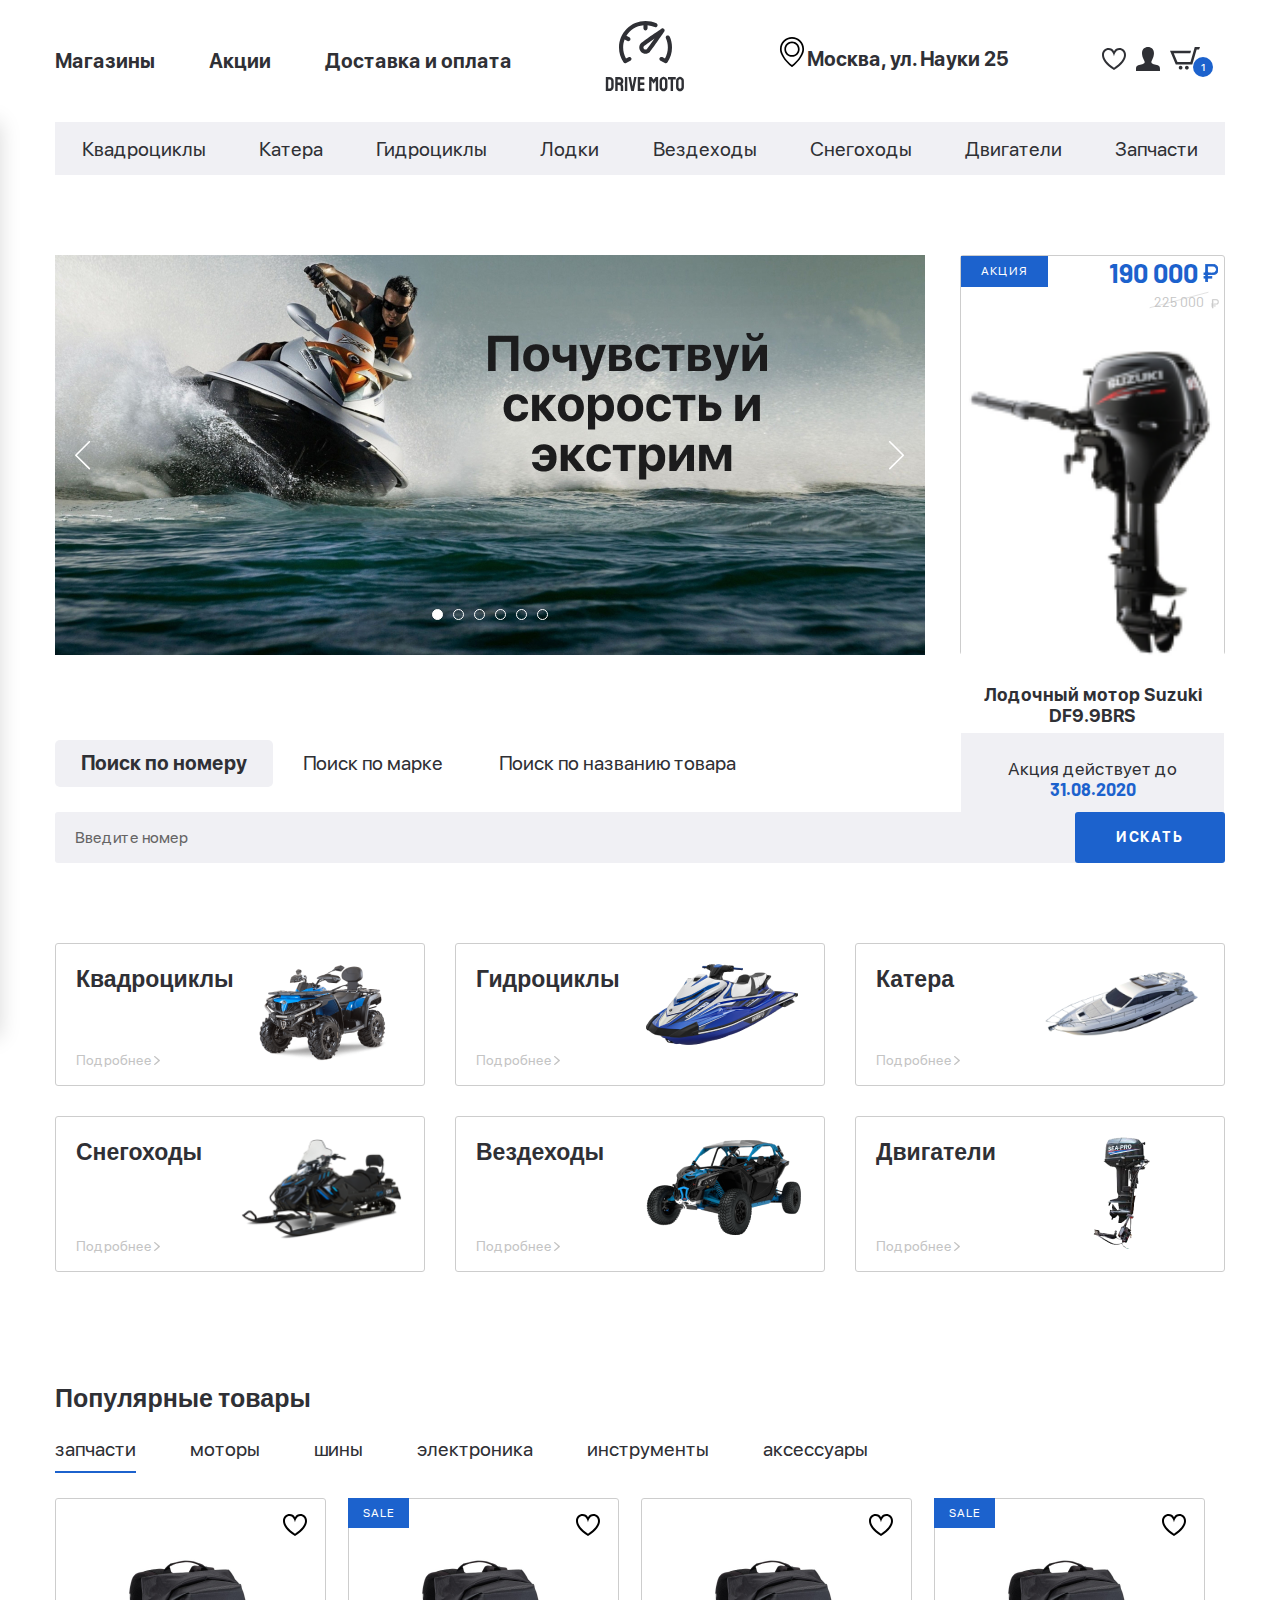
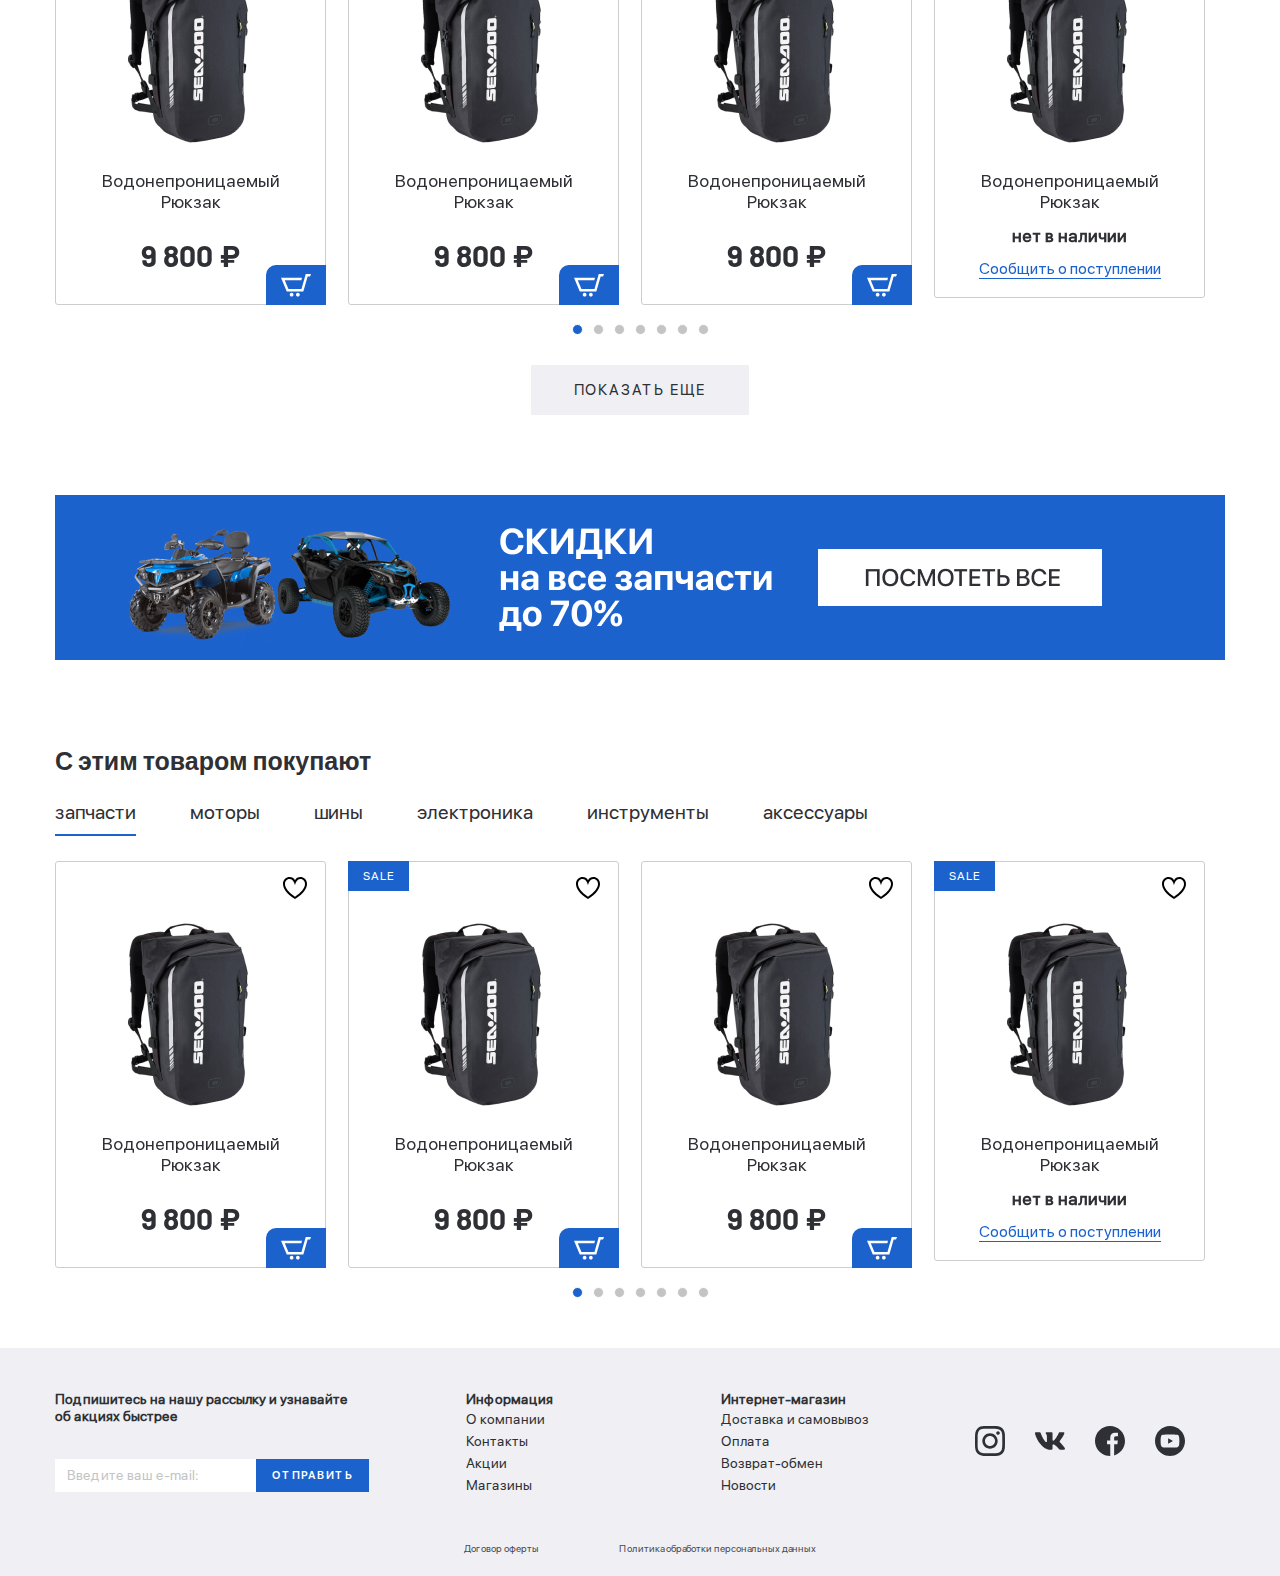
<file: index.html>
<!DOCTYPE html>
<html lang="ru">

<head>
  <meta charset="UTF-8">
  <meta name="viewport" content="width=device-width, initial-scale=1.0">
  <meta http-equiv="X-UA-Compatible" content="ie=edge">
  <title>URL1</title>
  <link href="https://fonts.googleapis.com/css2?family=Barlow:wght@400;700&display=swap" rel="stylesheet">
  <link rel="stylesheet" href="css/normalize.css">
  <link rel="stylesheet" href="css/slick.css">
  <link rel="stylesheet" href="css/fonts.css">
  <link rel="stylesheet" href="css/ion.rangeSlider.min.css">
  <link rel="stylesheet" href="css/jquery.formstyler.css">
  <link rel="stylesheet" href="css/jquery.formstyler.theme.css">
  <link rel="stylesheet" href="css/jquery.rateyo.min.css">
  <link rel="stylesheet" href="css/style.css">
  <link rel="stylesheet" href="css/media.css">
</head>

<body>

  <header class="header">
    <div class="header__top">
      <div class="container">
        <div class="header__top-inner">
          <nav class="menu">
            <button class="menu__btn">
              <div class="menu__btn-line"></div>
              <div class="menu__btn-line"></div>
              <div class="menu__btn-line"></div>
            </button>
            <ul class="menu__list">
              <li class="menu__item">
                <a class="menu__link" href="#">Магазины</a>
              </li>
              <li class="menu__item">
                <a class="menu__link" href="#">Акции</a>
              </li>
              <li class="menu__item">
                <a class="menu__link" href="#">Доставка и оплата</a>
              </li>
            </ul>
          </nav>
          <a class="logo" href="#">
            <img class="logo__img" src="images/logo.svg" alt="">
          </a>
          <div class="header__box">
            <p class="header__adress">
              Москва, ул. Науки 25
            </p>
            <ul class="user-list">
              <li class="user-list__item">
                <a class="user-list__link" href="#">
                  <img src="images/heart.svg" alt="">
                </a>
              </li>
              <li class="user-list__item">
                <a class="user-list__link" href="#">
                  <img src="images/user.svg" alt="">
                </a>
              </li>
              <li class="user-list__item">
                <a class="user-list__link bascket" href="#">
                  <img src="images/bascket.svg" alt="">
                  <p class="bascket__num">1</p>
                </a>
              </li>
            </ul>
          </div>
        </div>
      </div>
    </div>

    <ul class="menu-mobile__list">
      <li class="menu-mobile__item">
        <a class="menu-mobile__link" href="#">
          <img class="menu-mobile__img" src="images/user.svg" alt="">
          <p>Войти</p>
        </a>
      </li>
      <li class="menu-mobile__item">
        <a class="menu-mobile__link" href="#">
          <img class="menu-mobile__img" src="images/user.svg" alt="">
          <p>Регистрация</p>
        </a>
      </li>
      <li class="menu-mobile__item">
        <a class="menu-mobile__link" href="#">
          <img class="menu-mobile__img" src="images/heart.svg" alt="">
          <p>Избранное</p>
        </a>
      </li>
      <li class="menu-mobile__item">
        <a class="menu-mobile__link" href="#">
          <img class="menu-mobile__img" src="images/bascket.svg" alt="">
          <p>Корзина</p>
        </a>
      </li>
      <li class="menu-mobile__item">
        <a class="menu-mobile__link" href="#">
          <img class="menu-mobile__img" src="images/home.svg" alt="">
          <p>Магазины</p>
        </a>
      </li>
      <li class="menu-mobile__item">
        <a class="menu-mobile__link" href="#">
          <img class="menu-mobile__img" src="images/procent.svg" alt="">
          <p>Акции</p>
        </a>
      </li>
      <li class="menu-mobile__item">
        <a class="menu-mobile__link" href="#">
          <img class="menu-mobile__img" src="images/box.svg" alt="">
          <p>Доставка и оплата</p>
        </a>
      </li>
      <li class="menu-mobile__item">
        <a class="menu-mobile__link" href="#">
          <p>Квадроциклы</p>
        </a>
      </li>
      <li class="menu-mobile__item">
        <a class="menu-mobile__link" href="#">
          <p>Катера</p>
        </a>
      </li>
      <li class="menu-mobile__item">
        <a class="menu-mobile__link" href="#">
          <p>Гидроциклы</p>
        </a>
      </li>
      <li class="menu-mobile__item">
        <a class="menu-mobile__link" href="#">
          <p>Лодки</p>
        </a>
      </li>
      <li class="menu-mobile__item">
        <a class="menu-mobile__link" href="#">
          <p>Вездеходы</p>
        </a>
      </li>
      <li class="menu-mobile__item">
        <a class="menu-mobile__link" href="#">
          <p>Снегоходы</p>
        </a>
      </li>
      <li class="menu-mobile__item">
        <a class="menu-mobile__link" href="#">
          <p>Двигатели</p>
        </a>
      </li>
      <li class="menu-mobile__item">
        <a class="menu-mobile__link" href="#">
          <p>Запчасти</p>
        </a>
      </li>
    </ul>

    <div class="menu__mobile-linewrapper">
      <ul class="menu__mobile-line">
        <li class="menu__item">
          <a class="menu__link" href="#">Магазины</a>
        </li>
        <li class="menu__item">
          <a class="menu__link" href="#">Акции</a>
        </li>
        <li class="menu__item">
          <a class="menu__link" href="#">Доставка и оплата</a>
        </li>
      </ul>
    </div>

    <div class="header__bottom">
      <div class="container">
        <ul class="menu-categories">
          <li class="menu-categories-item">
            <a class="menu-categories__link" href="#">Квадроциклы</a>
          </li>
          <li class="menu-categories-item">
            <a class="menu-categories__link" href="#">Катера</a>
          </li>
          <li class="menu-categories-item">
            <a class="menu-categories__link" href="#">Гидроциклы</a>
          </li>
          <li class="menu-categories-item">
            <a class="menu-categories__link" href="#">Лодки</a>
          </li>
          <li class="menu-categories-item">
            <a class="menu-categories__link" href="#">Вездеходы</a>
          </li>
          <li class="menu-categories-item">
            <a class="menu-categories__link" href="#">Снегоходы</a>
          </li>
          <li class="menu-categories-item">
            <a class="menu-categories__link" href="#">Двигатели</a>
          </li>
          <li class="menu-categories-item">
            <a class="menu-categories__link" href="#">Запчасти</a>
          </li>
        </ul>
      </div>
    </div>
  </header>

  <section class="banner-section page-section">
    <div class="container">
      <div class="banner-section__inner">
        <div class="banner-section__slider">
          <a class="banner-section__slider-item" href="#">
            <img class="banner-section__slider-img" src="images/banner-slider.jpg" alt="">
          </a>
          <a class="banner-section__slider-item" href="#">
            <img class="banner-section__slider-img" src="images/banner-slider.jpg" alt="">
          </a>
          <a class="banner-section__slider-item" href="#">
            <img class="banner-section__slider-img" src="images/banner-slider.jpg" alt="">
          </a>
          <a class="banner-section__slider-item" href="#">
            <img class="banner-section__slider-img" src="images/banner-slider.jpg" alt="">
          </a>
          <a class="banner-section__slider-item" href="#">
            <img class="banner-section__slider-img" src="images/banner-slider.jpg" alt="">
          </a>
          <a class="banner-section__slider-item" href="#">
            <img class="banner-section__slider-img" src="images/banner-slider.jpg" alt="">
          </a>
        </div>
        <a class="banner-section__item sale-item" href="#">
          <div class="sale-item__top">
            <p class="sale-item__info">
              акция
            </p>
            <div class="sale-item__price">
              <div class="price sale-item__price-new">190 000</div>
              <div class="price sale-item__price-old">225 000</div>
            </div>
          </div>
          <img class="sale-item__img" src="images/content/sale-1.png" alt="">
          <h5 class="sale-item__title">
            Лодочный мотор Suzuki DF9.9BRS
          </h5>
          <p class="sale-item__footer">
            Акция действует до
            <span>31.08.2020</span>
          </p>
        </a>
      </div>
    </div>
  </section>

  <div class="search page-section">
    <div class="container">
      <div class="search__inner">
        <div class="search__tabs tabs-wrapper">
          <div class="mobile-overflow">
            <a class="tab search__tabs-item tab--active" href="#tab-1">Поиск по номеру</a>
            <a class="tab search__tabs-item" href="#tab-2">Поиск по марке</a>
            <a class="tab search__tabs-item" href="#tab-3">Поиск по названию товара</a>
          </div>
        </div>
        <div class="search__content">
          <div id="tab-1" class="tabs-content search__content-item tabs-content--active">
            <form class="search__content-form">
              <input class="search__content-input" type="text" placeholder="Введите номер">
              <button class="search__content-btn" type="submit">искать</button>
            </form>
          </div>
          <div id="tab-2" class="tabs-content search__content-item">
            <form class="search__content-form">
              <input class="search__content-input" type="text" placeholder="Введите марку">
              <button class="search__content-btn" type="submit">искать</button>
            </form>
          </div>
          <div id="tab-3" class="tabs-content search__content-item">
            <form class="search__content-form">
              <input class="search__content-input" type="text" placeholder="Введите название товара">
              <button class="search__content-btn" type="submit">искать</button>
            </form>
          </div>
        </div>
      </div>
    </div>
  </div>

  <section class="categories page-section">
    <div class="container">
      <div class="categories__inner">
        <a class="categories__item" href="#">
          <div class="categories__item-info">
            <h4 class="categories__item-title">Квадроциклы</h4>
            <p class="categories__item-text">Подробнее</p>
          </div>
          <div class="categories__item-img">
            <img src="images/categories-1.png" alt="">
          </div>
        </a>
        <a class="categories__item" href="#">
          <div class="categories__item-info">
            <h4 class="categories__item-title">Гидроциклы</h4>
            <p class="categories__item-text">Подробнее</p>
          </div>
          <div class="categories__item-img">
            <img src="images/categories-2.png" alt="">
          </div>
        </a>
        <a class="categories__item" href="#">
          <div class="categories__item-info">
            <h4 class="categories__item-title">Катера</h4>
            <p class="categories__item-text">Подробнее</p>
          </div>
          <div class="categories__item-img">
            <img src="images/categories-3.png" alt="">
          </div>
        </a>
        <a class="categories__item" href="#">
          <div class="categories__item-info">
            <h4 class="categories__item-title">Снегоходы</h4>
            <p class="categories__item-text">Подробнее</p>
          </div>
          <div class="categories__item-img">
            <img src="images/categories-4.png" alt="">
          </div>
        </a>
        <a class="categories__item" href="#">
          <div class="categories__item-info">
            <h4 class="categories__item-title">Вездеходы</h4>
            <p class="categories__item-text">Подробнее</p>
          </div>
          <div class="categories__item-img">
            <img src="images/categories-5.png" alt="">
          </div>
        </a>
        <a class="categories__item" href="#">
          <div class="categories__item-info">
            <h4 class="categories__item-title">Двигатели</h4>
            <p class="categories__item-text">Подробнее</p>
          </div>
          <div class="categories__item-img">
            <img src="images/categories-6.png" alt="">
          </div>
        </a>
      </div>
    </div>
  </section>

  <section class="products">
    <div class="container">
      <div class="products-inner">
        <h3 class="product__title">
          Популярные товары
        </h3>
        <div class="tabs-wrapper">
          <div class="tabs products__tabs mobile-overflow">
            <a class="tab products__tab tab--active" href="#product-tab-1">запчасти</a>
            <a class="tab products__tab" href="#product-tab-2">моторы</a>
            <a class="tab products__tab" href="#product-tab-3">шины</a>
            <a class="tab products__tab" href="#product-tab-4">электроника</a>
            <a class="tab products__tab" href="#product-tab-5">инструменты</a>
            <a class="tab products__tab" href="#product-tab-6">аксессуары</a>
          </div>
        </div>
        <div class="tabs-container products__container">
          <div id="product-tab-1" class="tabs-content products__content tabs-content--active">
            <div class="product-slider">
              <div class="product-slider__item">
                <div class="product-item__wrapper">
                  <button class="product-item__favorite"></button>
                  <button class="product-item__basket">
                    <img src="images/basket-white.svg" alt="">
                  </button>
                  <a class="product-item__notify-link" href="#">
                    <span>Сообщить о поступлении</span>
                  </a>
                  <a class="product-item" href="#">
                    <p class="product-item__hover-text">
                      посмотреть товар
                    </p>
                    <img class="product-item__img" src="images/content/product-1.png" alt="">
                    <h4 class="product-item__title">
                      Водонепроницаемый Рюкзак
                    </h4>
                    <p class="price product-item__price">
                      9 800 ₽
                    </p>
                    <p class="product-item__notify-text">
                      нет в наличии
                    </p>
                  </a>
                </div>
              </div>
              <div class="product-slider__item">
                <div class="product-item__wrapper ">
                  <button class="product-item__favorite"></button>
                  <button class="product-item__basket">
                    <img src="images/basket-white.svg" alt="">
                  </button>
                  <a class="product-item__notify-link" href="#">
                    <span>Сообщить о поступлении</span>
                  </a>
                  <a class="product-item product-item--sale" href="#">
                    <p class="product-item__hover-text">
                      посмотреть товар
                    </p>
                    <img class="product-item__img" src="images/content/product-1.png" alt="">
                    <h4 class="product-item__title">
                      Водонепроницаемый Рюкзак
                    </h4>
                    <p class="price product-item__price">
                      9 800 ₽
                    </p>
                    <p class="product-item__notify-text">
                      нет в наличии
                    </p>
                  </a>
                </div>
              </div>
              <div class="product-slider__item">
                <div class="product-item__wrapper">
                  <button class="product-item__favorite"></button>
                  <button class="product-item__basket">
                    <img src="images/basket-white.svg" alt="">
                  </button>
                  <a class="product-item__notify-link" href="#">
                    <span>Сообщить о поступлении</span>
                  </a>
                  <a class="product-item" href="#">
                    <p class="product-item__hover-text">
                      посмотреть товар
                    </p>
                    <img class="product-item__img" src="images/content/product-1.png" alt="">
                    <h4 class="product-item__title">
                      Водонепроницаемый Рюкзак
                    </h4>
                    <p class="price product-item__price">
                      9 800 ₽
                    </p>
                    <p class="product-item__notify-text">
                      нет в наличии
                    </p>
                  </a>
                </div>
              </div>
              <div class="product-slider__item">
                <div class="product-item__wrapper product-item__not-available">
                  <button class="product-item__favorite"></button>
                  <button class="product-item__basket">
                    <img src="images/basket-white.svg" alt="">
                  </button>
                  <a class="product-item__notify-link" href="#">
                    <span>Сообщить о поступлении</span>
                  </a>
                  <a class="product-item product-item--sale" href="#">
                    <p class="product-item__hover-text">
                      посмотреть товар
                    </p>
                    <img class="product-item__img" src="images/content/product-1.png" alt="">
                    <h4 class="product-item__title">
                      Водонепроницаемый Рюкзак
                    </h4>
                    <p class="price product-item__price">
                      9 800 ₽
                    </p>
                    <p class="product-item__notify-text">
                      нет в наличии
                    </p>
                  </a>
                </div>
              </div>
              <div class="product-slider__item">
                <div class="product-item__wrapper">
                  <button class="product-item__favorite"></button>
                  <button class="product-item__basket">
                    <img src="images/basket-white.svg" alt="">
                  </button>
                  <a class="product-item__notify-link" href="#">
                    <span>Сообщить о поступлении</span>
                  </a>
                  <a class="product-item" href="#">
                    <p class="product-item__hover-text">
                      посмотреть товар
                    </p>
                    <img class="product-item__img" src="images/content/product-1.png" alt="">
                    <h4 class="product-item__title">
                      Водонепроницаемый Рюкзак
                    </h4>
                    <p class="price product-item__price">
                      9 800 ₽
                    </p>
                    <p class="product-item__notify-text">
                      нет в наличии
                    </p>
                  </a>
                </div>
              </div>
              <div class="product-slider__item">
                <div class="product-item__wrapper">
                  <button class="product-item__favorite"></button>
                  <button class="product-item__basket">
                    <img src="images/basket-white.svg" alt="">
                  </button>
                  <a class="product-item__notify-link" href="#">
                    <span>Сообщить о поступлении</span>
                  </a>
                  <a class="product-item" href="#">
                    <p class="product-item__hover-text">
                      посмотреть товар
                    </p>
                    <img class="product-item__img" src="images/content/product-1.png" alt="">
                    <h4 class="product-item__title">
                      Водонепроницаемый Рюкзак
                    </h4>
                    <p class="price product-item__price">
                      9 800 ₽
                    </p>
                    <p class="product-item__notify-text">
                      нет в наличии
                    </p>
                  </a>
                </div>
              </div>
              <div class="product-slider__item">
                <div class="product-item__wrapper">
                  <button class="product-item__favorite"></button>
                  <button class="product-item__basket">
                    <img src="images/basket-white.svg" alt="">
                  </button>
                  <a class="product-item__notify-link" href="#">
                    <span>Сообщить о поступлении</span>
                  </a>
                  <a class="product-item" href="#">
                    <p class="product-item__hover-text">
                      посмотреть товар
                    </p>
                    <img class="product-item__img" src="images/content/product-1.png" alt="">
                    <h4 class="product-item__title">
                      Водонепроницаемый Рюкзак
                    </h4>
                    <p class="price product-item__price">
                      9 800 ₽
                    </p>
                    <p class="product-item__notify-text">
                      нет в наличии
                    </p>
                  </a>
                </div>
              </div>
            </div>
          </div>
          <div id="product-tab-2" class="tabs-content products__content">
            <div class="product-slider">
              <div class="product-slider__item">
                <div class="product-item__wrapper">
                  <button class="product-item__favorite"></button>
                  <button class="product-item__basket">
                    <img src="images/basket-white.svg" alt="">
                  </button>
                  <a class="product-item__notify-link" href="#">
                    <span>Сообщить о поступлении</span>
                  </a>
                  <a class="product-item" href="#">
                    <p class="product-item__hover-text">
                      посмотреть товар
                    </p>
                    <img class="product-item__img" src="images/content/product-1.png" alt="">
                    <h4 class="product-item__title">
                      Водонепроницаемый Рюкзак
                    </h4>
                    <p class="price product-item__price">
                      9 800 ₽
                    </p>
                    <p class="product-item__notify-text">
                      нет в наличии
                    </p>
                  </a>
                </div>
              </div>
              <div class="product-slider__item">
                <div class="product-item__wrapper ">
                  <button class="product-item__favorite"></button>
                  <button class="product-item__basket">
                    <img src="images/basket-white.svg" alt="">
                  </button>
                  <a class="product-item__notify-link" href="#">
                    <span>Сообщить о поступлении</span>
                  </a>
                  <a class="product-item product-item--sale" href="#">
                    <p class="product-item__hover-text">
                      посмотреть товар
                    </p>
                    <img class="product-item__img" src="images/content/product-1.png" alt="">
                    <h4 class="product-item__title">
                      Водонепроницаемый Рюкзак
                    </h4>
                    <p class="price product-item__price">
                      9 800 ₽
                    </p>
                    <p class="product-item__notify-text">
                      нет в наличии
                    </p>
                  </a>
                </div>
              </div>
              <div class="product-slider__item">
                <div class="product-item__wrapper">
                  <button class="product-item__favorite"></button>
                  <button class="product-item__basket">
                    <img src="images/basket-white.svg" alt="">
                  </button>
                  <a class="product-item__notify-link" href="#">
                    <span>Сообщить о поступлении</span>
                  </a>
                  <a class="product-item" href="#">
                    <p class="product-item__hover-text">
                      посмотреть товар
                    </p>
                    <img class="product-item__img" src="images/content/product-1.png" alt="">
                    <h4 class="product-item__title">
                      Водонепроницаемый Рюкзак
                    </h4>
                    <p class="price product-item__price">
                      9 800 ₽
                    </p>
                    <p class="product-item__notify-text">
                      нет в наличии
                    </p>
                  </a>
                </div>
              </div>
              <div class="product-slider__item">
                <div class="product-item__wrapper product-item__not-available">
                  <button class="product-item__favorite"></button>
                  <button class="product-item__basket">
                    <img src="images/basket-white.svg" alt="">
                  </button>
                  <a class="product-item__notify-link" href="#">
                    <span>Сообщить о поступлении</span>
                  </a>
                  <a class="product-item product-item--sale" href="#">
                    <p class="product-item__hover-text">
                      посмотреть товар
                    </p>
                    <img class="product-item__img" src="images/content/product-1.png" alt="">
                    <h4 class="product-item__title">
                      Водонепроницаемый Рюкзак
                    </h4>
                    <p class="price product-item__price">
                      9 800 ₽
                    </p>
                    <p class="product-item__notify-text">
                      нет в наличии
                    </p>
                  </a>
                </div>
              </div>
              <div class="product-slider__item">
                <div class="product-item__wrapper">
                  <button class="product-item__favorite"></button>
                  <button class="product-item__basket">
                    <img src="images/basket-white.svg" alt="">
                  </button>
                  <a class="product-item__notify-link" href="#">
                    <span>Сообщить о поступлении</span>
                  </a>
                  <a class="product-item" href="#">
                    <p class="product-item__hover-text">
                      посмотреть товар
                    </p>
                    <img class="product-item__img" src="images/content/product-1.png" alt="">
                    <h4 class="product-item__title">
                      Водонепроницаемый Рюкзак
                    </h4>
                    <p class="price product-item__price">
                      9 800 ₽
                    </p>
                    <p class="product-item__notify-text">
                      нет в наличии
                    </p>
                  </a>
                </div>
              </div>
              <div class="product-slider__item">
                <div class="product-item__wrapper">
                  <button class="product-item__favorite"></button>
                  <button class="product-item__basket">
                    <img src="images/basket-white.svg" alt="">
                  </button>
                  <a class="product-item__notify-link" href="#">
                    <span>Сообщить о поступлении</span>
                  </a>
                  <a class="product-item" href="#">
                    <p class="product-item__hover-text">
                      посмотреть товар
                    </p>
                    <img class="product-item__img" src="images/content/product-1.png" alt="">
                    <h4 class="product-item__title">
                      Водонепроницаемый Рюкзак
                    </h4>
                    <p class="price product-item__price">
                      9 800 ₽
                    </p>
                    <p class="product-item__notify-text">
                      нет в наличии
                    </p>
                  </a>
                </div>
              </div>
              <div class="product-slider__item">
                <div class="product-item__wrapper">
                  <button class="product-item__favorite"></button>
                  <button class="product-item__basket">
                    <img src="images/basket-white.svg" alt="">
                  </button>
                  <a class="product-item__notify-link" href="#">
                    <span>Сообщить о поступлении</span>
                  </a>
                  <a class="product-item" href="#">
                    <p class="product-item__hover-text">
                      посмотреть товар
                    </p>
                    <img class="product-item__img" src="images/content/product-1.png" alt="">
                    <h4 class="product-item__title">
                      Водонепроницаемый Рюкзак
                    </h4>
                    <p class="price product-item__price">
                      9 800 ₽
                    </p>
                    <p class="product-item__notify-text">
                      нет в наличии
                    </p>
                  </a>
                </div>
              </div>
            </div>
          </div>
          <div id="product-tab-3" class="tabs-content products__content">slider-3</div>
          <div id="product-tab-4" class="tabs-content products__content">slider-4</div>
          <div id="product-tab-5" class="tabs-content products__content">slider-5</div>
          <div id="product-tab-6" class="tabs-content products__content">slider-6</div>
        </div>
        <div class="product__more">
          <a class="product__more-link" href="#">Показать еще</a>
        </div>
      </div>
    </div>
  </section>

  <div class="banner">
    <div class="container">
      <a class="banner__link" href="#">
        <img src="/images/content/banner.jpg" alt="">
      </a>
    </div>
  </div>

  <section class="products">
    <div class="container">
      <div class="products-inner">
        <h3 class="product__title">
          С этим товаром покупают
        </h3>
        <div class="tabs-wrapper">
          <div class="tabs products__tabs mobile-overflow">
            <a class="tab products__tab tab--active" href="#popular-tab-1">запчасти</a>
            <a class="tab products__tab" href="#popular-tab-2">моторы</a>
            <a class="tab products__tab" href="#popular-tab-3">шины</a>
            <a class="tab products__tab" href="#popular-tab-4">электроника</a>
            <a class="tab products__tab" href="#popular-tab-5">инструменты</a>
            <a class="tab products__tab" href="#popular-tab-6">аксессуары</a>
          </div>
        </div>
        <div class="tabs-container products__container">
          <div id="popular-tab-1" class="tabs-content products__content tabs-content--active">
            <div class="product-slider">
              <div class="product-slider__item">
                <div class="product-item__wrapper">
                  <button class="product-item__favorite"></button>
                  <button class="product-item__basket">
                    <img src="images/basket-white.svg" alt="">
                  </button>
                  <a class="product-item__notify-link" href="#">
                    <span>Сообщить о поступлении</span>
                  </a>
                  <a class="product-item" href="#">
                    <p class="product-item__hover-text">
                      посмотреть товар
                    </p>
                    <img class="product-item__img" src="images/content/product-1.png" alt="">
                    <h4 class="product-item__title">
                      Водонепроницаемый Рюкзак
                    </h4>
                    <p class="price product-item__price">
                      9 800 ₽
                    </p>
                    <p class="product-item__notify-text">
                      нет в наличии
                    </p>
                  </a>
                </div>
              </div>
              <div class="product-slider__item">
                <div class="product-item__wrapper ">
                  <button class="product-item__favorite"></button>
                  <button class="product-item__basket">
                    <img src="images/basket-white.svg" alt="">
                  </button>
                  <a class="product-item__notify-link" href="#">
                    <span>Сообщить о поступлении</span>
                  </a>
                  <a class="product-item product-item--sale" href="#">
                    <p class="product-item__hover-text">
                      посмотреть товар
                    </p>
                    <img class="product-item__img" src="images/content/product-1.png" alt="">
                    <h4 class="product-item__title">
                      Водонепроницаемый Рюкзак
                    </h4>
                    <p class="price product-item__price">
                      9 800 ₽
                    </p>
                    <p class="product-item__notify-text">
                      нет в наличии
                    </p>
                  </a>
                </div>
              </div>
              <div class="product-slider__item">
                <div class="product-item__wrapper">
                  <button class="product-item__favorite"></button>
                  <button class="product-item__basket">
                    <img src="images/basket-white.svg" alt="">
                  </button>
                  <a class="product-item__notify-link" href="#">
                    <span>Сообщить о поступлении</span>
                  </a>
                  <a class="product-item" href="#">
                    <p class="product-item__hover-text">
                      посмотреть товар
                    </p>
                    <img class="product-item__img" src="images/content/product-1.png" alt="">
                    <h4 class="product-item__title">
                      Водонепроницаемый Рюкзак
                    </h4>
                    <p class="price product-item__price">
                      9 800 ₽
                    </p>
                    <p class="product-item__notify-text">
                      нет в наличии
                    </p>
                  </a>
                </div>
              </div>
              <div class="product-slider__item">
                <div class="product-item__wrapper product-item__not-available">
                  <button class="product-item__favorite"></button>
                  <button class="product-item__basket">
                    <img src="images/basket-white.svg" alt="">
                  </button>
                  <a class="product-item__notify-link" href="#">
                    <span>Сообщить о поступлении</span>
                  </a>
                  <a class="product-item product-item--sale" href="#">
                    <p class="product-item__hover-text">
                      посмотреть товар
                    </p>
                    <img class="product-item__img" src="images/content/product-1.png" alt="">
                    <h4 class="product-item__title">
                      Водонепроницаемый Рюкзак
                    </h4>
                    <p class="price product-item__price">
                      9 800 ₽
                    </p>
                    <p class="product-item__notify-text">
                      нет в наличии
                    </p>
                  </a>
                </div>
              </div>
              <div class="product-slider__item">
                <div class="product-item__wrapper">
                  <button class="product-item__favorite"></button>
                  <button class="product-item__basket">
                    <img src="images/basket-white.svg" alt="">
                  </button>
                  <a class="product-item__notify-link" href="#">
                    <span>Сообщить о поступлении</span>
                  </a>
                  <a class="product-item" href="#">
                    <p class="product-item__hover-text">
                      посмотреть товар
                    </p>
                    <img class="product-item__img" src="images/content/product-1.png" alt="">
                    <h4 class="product-item__title">
                      Водонепроницаемый Рюкзак
                    </h4>
                    <p class="price product-item__price">
                      9 800 ₽
                    </p>
                    <p class="product-item__notify-text">
                      нет в наличии
                    </p>
                  </a>
                </div>
              </div>
              <div class="product-slider__item">
                <div class="product-item__wrapper">
                  <button class="product-item__favorite"></button>
                  <button class="product-item__basket">
                    <img src="images/basket-white.svg" alt="">
                  </button>
                  <a class="product-item__notify-link" href="#">
                    <span>Сообщить о поступлении</span>
                  </a>
                  <a class="product-item" href="#">
                    <p class="product-item__hover-text">
                      посмотреть товар
                    </p>
                    <img class="product-item__img" src="images/content/product-1.png" alt="">
                    <h4 class="product-item__title">
                      Водонепроницаемый Рюкзак
                    </h4>
                    <p class="price product-item__price">
                      9 800 ₽
                    </p>
                    <p class="product-item__notify-text">
                      нет в наличии
                    </p>
                  </a>
                </div>
              </div>
              <div class="product-slider__item">
                <div class="product-item__wrapper">
                  <button class="product-item__favorite"></button>
                  <button class="product-item__basket">
                    <img src="images/basket-white.svg" alt="">
                  </button>
                  <a class="product-item__notify-link" href="#">
                    <span>Сообщить о поступлении</span>
                  </a>
                  <a class="product-item" href="#">
                    <p class="product-item__hover-text">
                      посмотреть товар
                    </p>
                    <img class="product-item__img" src="images/content/product-1.png" alt="">
                    <h4 class="product-item__title">
                      Водонепроницаемый Рюкзак
                    </h4>
                    <p class="price product-item__price">
                      9 800 ₽
                    </p>
                    <p class="product-item__notify-text">
                      нет в наличии
                    </p>
                  </a>
                </div>
              </div>
            </div>
          </div>
          <div id="popular-tab-2" class="tabs-content products__content">
            <div class="product-slider">
              <div class="product-slider__item">
                <div class="product-item__wrapper">
                  <button class="product-item__favorite"></button>
                  <button class="product-item__basket">
                    <img src="images/basket-white.svg" alt="">
                  </button>
                  <a class="product-item__notify-link" href="#">
                    <span>Сообщить о поступлении</span>
                  </a>
                  <a class="product-item" href="#">
                    <p class="product-item__hover-text">
                      посмотреть товар
                    </p>
                    <img class="product-item__img" src="images/content/product-1.png" alt="">
                    <h4 class="product-item__title">
                      Водонепроницаемый Рюкзак
                    </h4>
                    <p class="price product-item__price">
                      9 800 ₽
                    </p>
                    <p class="product-item__notify-text">
                      нет в наличии
                    </p>
                  </a>
                </div>
              </div>
              <div class="product-slider__item">
                <div class="product-item__wrapper ">
                  <button class="product-item__favorite"></button>
                  <button class="product-item__basket">
                    <img src="images/basket-white.svg" alt="">
                  </button>
                  <a class="product-item__notify-link" href="#">
                    <span>Сообщить о поступлении</span>
                  </a>
                  <a class="product-item product-item--sale" href="#">
                    <p class="product-item__hover-text">
                      посмотреть товар
                    </p>
                    <img class="product-item__img" src="images/content/product-1.png" alt="">
                    <h4 class="product-item__title">
                      Водонепроницаемый Рюкзак
                    </h4>
                    <p class="price product-item__price">
                      9 800 ₽
                    </p>
                    <p class="product-item__notify-text">
                      нет в наличии
                    </p>
                  </a>
                </div>
              </div>
              <div class="product-slider__item">
                <div class="product-item__wrapper">
                  <button class="product-item__favorite"></button>
                  <button class="product-item__basket">
                    <img src="images/basket-white.svg" alt="">
                  </button>
                  <a class="product-item__notify-link" href="#">
                    <span>Сообщить о поступлении</span>
                  </a>
                  <a class="product-item" href="#">
                    <p class="product-item__hover-text">
                      посмотреть товар
                    </p>
                    <img class="product-item__img" src="images/content/product-1.png" alt="">
                    <h4 class="product-item__title">
                      Водонепроницаемый Рюкзак
                    </h4>
                    <p class="price product-item__price">
                      9 800 ₽
                    </p>
                    <p class="product-item__notify-text">
                      нет в наличии
                    </p>
                  </a>
                </div>
              </div>
              <div class="product-slider__item">
                <div class="product-item__wrapper product-item__not-available">
                  <button class="product-item__favorite"></button>
                  <button class="product-item__basket">
                    <img src="images/basket-white.svg" alt="">
                  </button>
                  <a class="product-item__notify-link" href="#">
                    <span>Сообщить о поступлении</span>
                  </a>
                  <a class="product-item product-item--sale" href="#">
                    <p class="product-item__hover-text">
                      посмотреть товар
                    </p>
                    <img class="product-item__img" src="images/content/product-1.png" alt="">
                    <h4 class="product-item__title">
                      Водонепроницаемый Рюкзак
                    </h4>
                    <p class="price product-item__price">
                      9 800 ₽
                    </p>
                    <p class="product-item__notify-text">
                      нет в наличии
                    </p>
                  </a>
                </div>
              </div>
              <div class="product-slider__item">
                <div class="product-item__wrapper">
                  <button class="product-item__favorite"></button>
                  <button class="product-item__basket">
                    <img src="images/basket-white.svg" alt="">
                  </button>
                  <a class="product-item__notify-link" href="#">
                    <span>Сообщить о поступлении</span>
                  </a>
                  <a class="product-item" href="#">
                    <p class="product-item__hover-text">
                      посмотреть товар
                    </p>
                    <img class="product-item__img" src="images/content/product-1.png" alt="">
                    <h4 class="product-item__title">
                      Водонепроницаемый Рюкзак
                    </h4>
                    <p class="price product-item__price">
                      9 800 ₽
                    </p>
                    <p class="product-item__notify-text">
                      нет в наличии
                    </p>
                  </a>
                </div>
              </div>
              <div class="product-slider__item">
                <div class="product-item__wrapper">
                  <button class="product-item__favorite"></button>
                  <button class="product-item__basket">
                    <img src="images/basket-white.svg" alt="">
                  </button>
                  <a class="product-item__notify-link" href="#">
                    <span>Сообщить о поступлении</span>
                  </a>
                  <a class="product-item" href="#">
                    <p class="product-item__hover-text">
                      посмотреть товар
                    </p>
                    <img class="product-item__img" src="images/content/product-1.png" alt="">
                    <h4 class="product-item__title">
                      Водонепроницаемый Рюкзак
                    </h4>
                    <p class="price product-item__price">
                      9 800 ₽
                    </p>
                    <p class="product-item__notify-text">
                      нет в наличии
                    </p>
                  </a>
                </div>
              </div>
              <div class="product-slider__item">
                <div class="product-item__wrapper">
                  <button class="product-item__favorite"></button>
                  <button class="product-item__basket">
                    <img src="images/basket-white.svg" alt="">
                  </button>
                  <a class="product-item__notify-link" href="#">
                    <span>Сообщить о поступлении</span>
                  </a>
                  <a class="product-item" href="#">
                    <p class="product-item__hover-text">
                      посмотреть товар
                    </p>
                    <img class="product-item__img" src="images/content/product-1.png" alt="">
                    <h4 class="product-item__title">
                      Водонепроницаемый Рюкзак
                    </h4>
                    <p class="price product-item__price">
                      9 800 ₽
                    </p>
                    <p class="product-item__notify-text">
                      нет в наличии
                    </p>
                  </a>
                </div>
              </div>
            </div>
          </div>
          <div id="popular-tab-3" class="tabs-content products__content">slider-3</div>
          <div id="popular-tab-4" class="tabs-content products__content">slider-4</div>
          <div id="popular-tab-5" class="tabs-content products__content">slider-5</div>
          <div id="popular-tab-6" class="tabs-content products__content">slider-6</div>
        </div>
      </div>
    </div>
  </section>

  <footer class="footer">
    <div class="container">
      <div class="footer__top">
        <div class="footer__top-inner">
          <div class="footer__top-item footer__top-newsletter">
            <h6 class="footer__top-title">
              Подпишитесь на нашу рассылку
              и узнавайте об акциях быстрее
            </h6>
            <form class="footer-form">
              <input class="footer-form__input" type="text" placeholder="Введите ваш e-mail:">
              <button class="footer-form__btn" type="submit">Отправить</button>
            </form>
          </div>
          <div class="footer__top-item footer__top-itemdrop">
            <h6 class="footer__top-title footer__topdrop">
              Информация
            </h6>
            <ul class="footer-list">
              <li class="footer-list__item"><a href="#">О компании</a></li>
              <li class="footer-list__item"><a href="#">Контакты</a></li>
              <li class="footer-list__item"><a href="#">Акции</a></li>
              <li class="footer-list__item"><a href="#">Магазины</a></li>
            </ul>
          </div>
          <div class="footer__top-item">
            <h6 class="footer__top-title footer__topdrop">
              Интернет-магазин
            </h6>
            <ul class="footer-list">
              <li class="footer-list__item"><a href="#">Доставка и самовывоз</a></li>
              <li class="footer-list__item"><a href="#">Оплата</a></li>
              <li class="footer-list__item"><a href="#">Возврат-обмен</a></li>
              <li class="footer-list__item"><a href="#">Новости</a></li>
            </ul>
          </div>
          <div class="footer__top-item footer__top-social">
            <ul class="social-list">
              <li class="social-list__item">
                <a href="#">
                  <img src="/images/instagram.svg" alt="instagram">
                </a>
              </li>
              <li class="social-list__item">
                <a href="#">
                  <img src="/images/vk.svg" alt="VK">
                </a>
              </li>
              <li class="social-list__item">
                <a href="#">
                  <img src="/images/facebook.svg" alt="facebook">
                </a>
              </li>
              <li class="social-list__item">
                <a href="#">
                  <img src="/images/youtube.svg" alt="youtube">
                </a>
              </li>
            </ul>
          </div>
        </div>
      </div>
      <div class="footer__bottom">
        <a class="footer__bottom-link" href="#">
          Договор оферты
        </a>
        <a class="footer__bottom-link" href="#">
          Политика обработки персональных данных
        </a>
      </div>
    </div>
  </footer>



  <script src="https://ajax.googleapis.com/ajax/libs/jquery/3.4.1/jquery.min.js"></script>
  <script src="js/slick.min.js"></script>
  <script src="js/ion.rangeSlider.min.js"></script>
  <script src="js/jquery.formstyler.min.js"></script>
  <script src="js/jquery.rateyo.min.js"></script>
  <script src="js/main.js"></script>
</body>

</html>
</file>
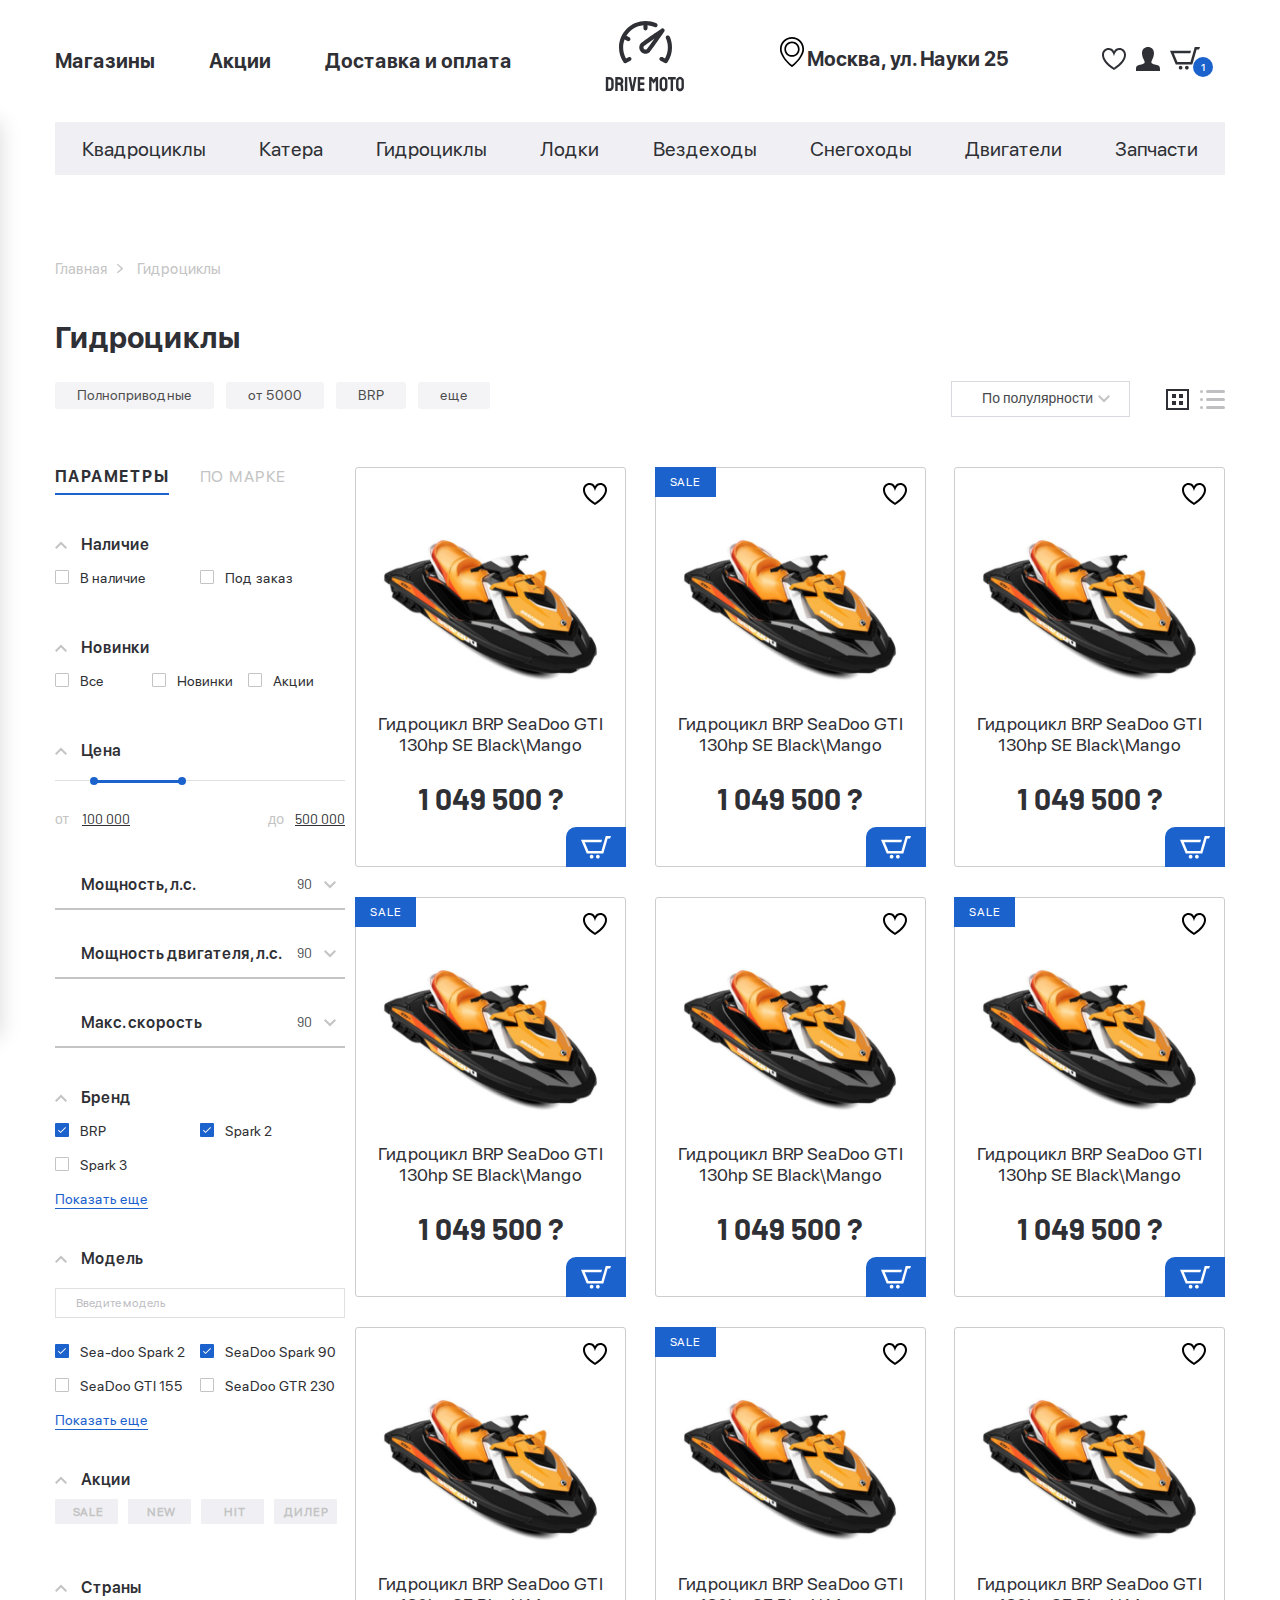
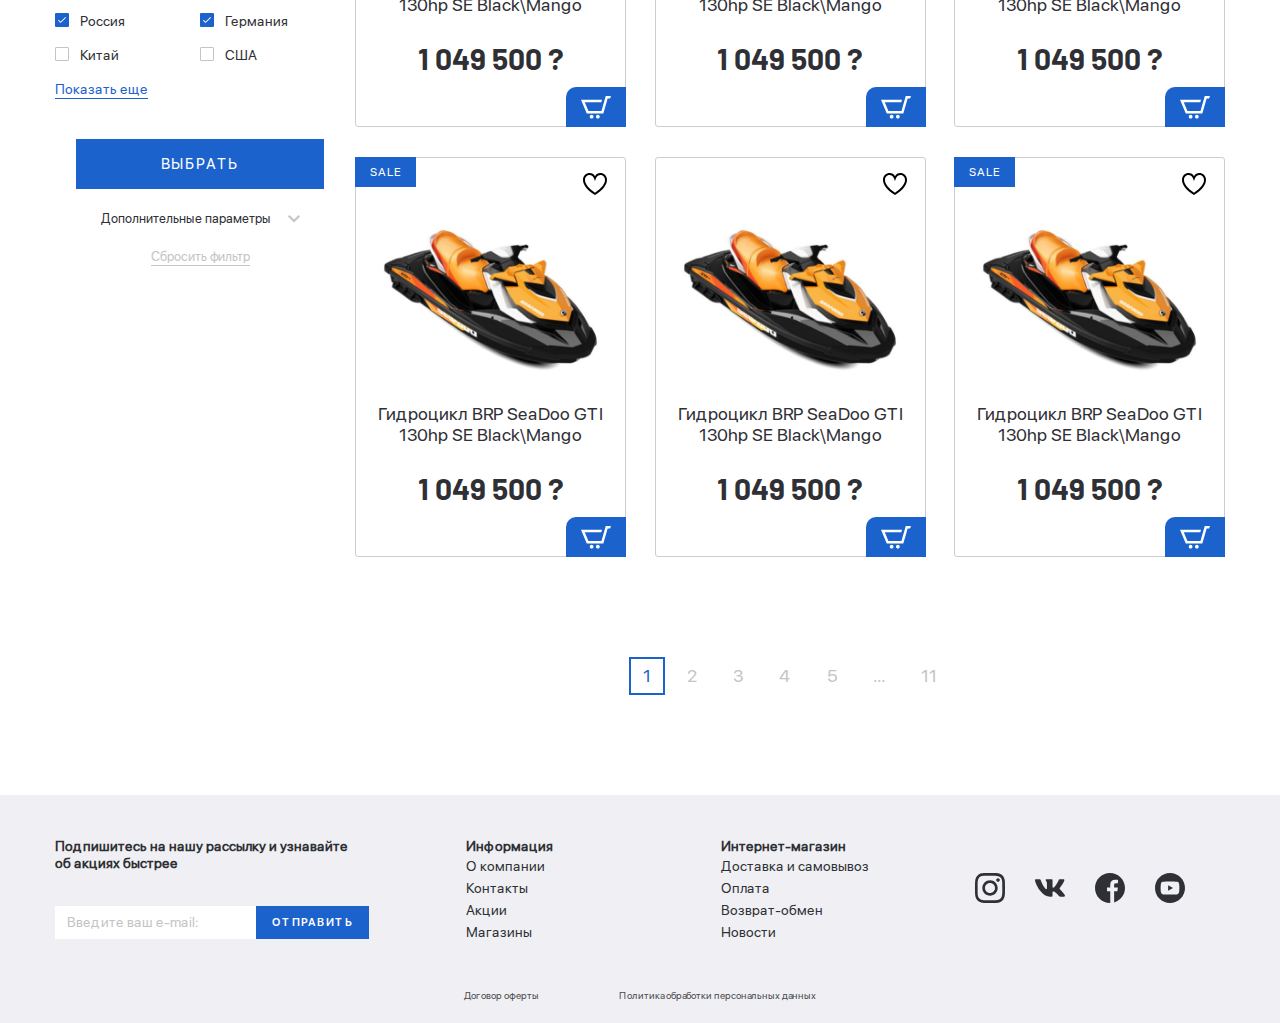
<file: catalog.html>
<!DOCTYPE html>
<html lang="ru">

<head>
  <meta charset="UTF-8">
  <meta name="viewport" content="width=device-width, initial-scale=1.0">
  <meta http-equiv="X-UA-Compatible" content="ie=edge">
  <title>URL2</title>
  <link href="https://fonts.googleapis.com/css2?family=Barlow:wght@400;700&display=swap" rel="stylesheet">
  <link rel="stylesheet" href="css/normalize.css">
  <link rel="stylesheet" href="css/slick.css">
  <link rel="stylesheet" href="css/fonts.css">
  <link rel="stylesheet" href="css/ion.rangeSlider.min.css">
  <link rel="stylesheet" href="css/jquery.formstyler.css">
  <link rel="stylesheet" href="css/jquery.formstyler.theme.css">
  <link rel="stylesheet" href="css/jquery.rateyo.min.css">
  <link rel="stylesheet" href="css/style.css">
  <link rel="stylesheet" href="css/media.css">
</head>

<body>

  <header class="header">
    <div class="header__top">
      <div class="container">
        <div class="header__top-inner">
          <nav class="menu">
            <button class="menu__btn">
              <div class="menu__btn-line"></div>
              <div class="menu__btn-line"></div>
              <div class="menu__btn-line"></div>
            </button>
            <ul class="menu__list">
              <li class="menu__item">
                <a class="menu__link" href="#">Магазины</a>
              </li>
              <li class="menu__item">
                <a class="menu__link" href="#">Акции</a>
              </li>
              <li class="menu__item">
                <a class="menu__link" href="#">Доставка и оплата</a>
              </li>
            </ul>
          </nav>
          <a class="logo" href="#">
            <img class="logo__img" src="images/logo.svg" alt="">
          </a>
          <div class="header__box">
            <p class="header__adress">
              Москва, ул. Науки 25
            </p>
            <ul class="user-list">
              <li class="user-list__item">
                <a class="user-list__link" href="#">
                  <img src="images/heart.svg" alt="">
                </a>
              </li>
              <li class="user-list__item">
                <a class="user-list__link" href="#">
                  <img src="images/user.svg" alt="">
                </a>
              </li>
              <li class="user-list__item">
                <a class="user-list__link bascket" href="#">
                  <img src="images/bascket.svg" alt="">
                  <p class="bascket__num">1</p>
                </a>
              </li>
            </ul>
          </div>
        </div>
      </div>
    </div>
    <ul class="menu-mobile__list">
      <li class="menu-mobile__item">
        <a class="menu-mobile__link" href="#">
          <img class="menu-mobile__img" src="images/user.svg" alt="">
          <p>Войти</p>
        </a>
      </li>
      <li class="menu-mobile__item">
        <a class="menu-mobile__link" href="#">
          <img class="menu-mobile__img" src="images/user.svg" alt="">
          <p>Регистрация</p>
        </a>
      </li>
      <li class="menu-mobile__item">
        <a class="menu-mobile__link" href="#">
          <img class="menu-mobile__img" src="images/heart.svg" alt="">
          <p>Избранное</p>
        </a>
      </li>
      <li class="menu-mobile__item">
        <a class="menu-mobile__link" href="#">
          <img class="menu-mobile__img" src="images/bascket.svg" alt="">
          <p>Корзина</p>
        </a>
      </li>
      <li class="menu-mobile__item">
        <a class="menu-mobile__link" href="#">
          <img class="menu-mobile__img" src="images/home.svg" alt="">
          <p>Магазины</p>
        </a>
      </li>
      <li class="menu-mobile__item">
        <a class="menu-mobile__link" href="#">
          <img class="menu-mobile__img" src="images/procent.svg" alt="">
          <p>Акции</p>
        </a>
      </li>
      <li class="menu-mobile__item">
        <a class="menu-mobile__link" href="#">
          <img class="menu-mobile__img" src="images/box.svg" alt="">
          <p>Доставка и оплата</p>
        </a>
      </li>
      <li class="menu-mobile__item">
        <a class="menu-mobile__link" href="#">
          <p>Квадроциклы</p>
        </a>
      </li>
      <li class="menu-mobile__item">
        <a class="menu-mobile__link" href="#">
          <p>Катера</p>
        </a>
      </li>
      <li class="menu-mobile__item">
        <a class="menu-mobile__link" href="#">
          <p>Гидроциклы</p>
        </a>
      </li>
      <li class="menu-mobile__item">
        <a class="menu-mobile__link" href="#">
          <p>Лодки</p>
        </a>
      </li>
      <li class="menu-mobile__item">
        <a class="menu-mobile__link" href="#">
          <p>Вездеходы</p>
        </a>
      </li>
      <li class="menu-mobile__item">
        <a class="menu-mobile__link" href="#">
          <p>Снегоходы</p>
        </a>
      </li>
      <li class="menu-mobile__item">
        <a class="menu-mobile__link" href="#">
          <p>Двигатели</p>
        </a>
      </li>
      <li class="menu-mobile__item">
        <a class="menu-mobile__link" href="#">
          <p>Запчасти</p>
        </a>
      </li>
    </ul>

    <div class="menu__mobile-linewrapper">
      <ul class="menu__mobile-line">
        <li class="menu__item">
          <a class="menu__link" href="#">Магазины</a>
        </li>
        <li class="menu__item">
          <a class="menu__link" href="#">Акции</a>
        </li>
        <li class="menu__item">
          <a class="menu__link" href="#">Доставка и оплата</a>
        </li>
      </ul>
    </div>

    <div class="header__bottom">
      <div class="container">
        <ul class="menu-categories">
          <li class="menu-categories-item">
            <a class="menu-categories__link" href="#">Квадроциклы</a>
          </li>
          <li class="menu-categories-item">
            <a class="menu-categories__link" href="#">Катера</a>
          </li>
          <li class="menu-categories-item">
            <a class="menu-categories__link" href="#">Гидроциклы</a>
          </li>
          <li class="menu-categories-item">
            <a class="menu-categories__link" href="#">Лодки</a>
          </li>
          <li class="menu-categories-item">
            <a class="menu-categories__link" href="#">Вездеходы</a>
          </li>
          <li class="menu-categories-item">
            <a class="menu-categories__link" href="#">Снегоходы</a>
          </li>
          <li class="menu-categories-item">
            <a class="menu-categories__link" href="#">Двигатели</a>
          </li>
          <li class="menu-categories-item">
            <a class="menu-categories__link" href="#">Запчасти</a>
          </li>
        </ul>
      </div>
    </div>
  </header>

  <div class="breadcrumbs">
    <div class="container">
      <div class="breadcrumbs__inner">
        <ul class="breadcrumbs__list mobile-overflow">
          <li class="breadcrumbs__list-item">
            <a href="#">Главная</a>
          </li>
          <li class="breadcrumbs__list-item">
            <span>Гидроциклы</span>
          </li>
        </ul>
      </div>
    </div>
  </div>

  <section class="catalog">
    <div class="container">
      <h2 class="catalog__title">
        Гидроциклы
      </h2>
      <div class="catalog__filter">
        <div class="catalog__filter-itemsinner">
          <div class="catalog__filter-items mobile-overflow">
            <button>Полноприводные</button>
            <button>от 5000</button>
            <button>BRP</button>
            <button>еще</button>
          </div>
        </div>
        <div class="catalog__filter-btn">
          <select class="filter-style select-item">
            <option>По полулярности</option>
            <option>2</option>
            <option>3</option>
          </select>
          <button class="catalog__filter-btngrid catalog__filter-button catalog__filter-button--active">
            <svg width="23" height="21" viewBox="0 0 23 21" fill="none" xmlns="http://www.w3.org/2000/svg">
              <rect x="1" y="1" width="21" height="19" stroke="#2F3035" stroke-width="2" />
              <rect x="7" y="6" width="2" height="2" fill="#2F3035" stroke="#2F3035" stroke-width="2" />
              <rect x="7" y="13" width="2" height="2" fill="#2F3035" stroke="#2F3035" stroke-width="2" />
              <rect x="14" y="6" width="2" height="2" fill="#2F3035" stroke="#2F3035" stroke-width="2" />
              <rect x="14" y="13" width="2" height="2" fill="#2F3035" stroke="#2F3035" stroke-width="2" />
            </svg>
          </button>
          <button class="catalog__filter-btnline catalog__filter-button">
            <svg width="25" height="19" viewBox="0 0 25 19" fill="none" xmlns="http://www.w3.org/2000/svg">
              <g opacity="1">
                <rect x="6" width="19" height="3" rx="1.5" fill="#2F3035" />
                <rect x="6" y="8" width="19" height="3" rx="1.5" fill="#2F3035" />
                <rect x="6" y="16" width="19" height="3" rx="1.5" fill="#2F3035" />
                <rect width="3" height="3" rx="1.5" fill="#2F3035" />
                <rect y="8" width="3" height="3" rx="1.5" fill="#2F3035" />
                <rect y="16" width="3" height="3" rx="1.5" fill="#2F3035" />
              </g>
            </svg>
          </button>
        </div>
      </div>
      <div class="catalog__inner">
        <div class="aside__btn">
          Фильтр
        </div>
        <aside class="catalog__inner-aside aside-filter">
          <div class="tabs-wrapper tabs-wrapper--no-scroll">
            <div class="tabs aside-filter__tabs">
              <a class="tab aside-filter__tab tab--active" href="#filter-1"><span>Параметры</span></a>
              <a class="tab aside-filter__tab" href="#filter-2"><span>по марке</span></a>
            </div>
          </div>
          <div class="tabs-container">
            <div id="filter-1" class="tabs-content aside-filter__tabs-content tabs-content--active">

              <form class="aside-filter__form">
                <ul class="aside-filter__list">
                  <li class="aside-filter__item-drop">
                    <p class="aside-filter__item-title filter__item-drop filter__item-drop--active">Наличие</p>
                    <div class="aside-filter__content">
                      <div class="aside-filter__content-box">
                        <label class="aside-filter__content-label">
                          <input class="filter-style" type="checkbox">
                          В наличие
                        </label>
                      </div>
                      <div class="aside-filter__content-box">
                        <label class="aside-filter__content-label">
                          <input class="filter-style" type="checkbox">
                          Под заказ
                        </label>
                      </div>
                    </div>
                  </li>
                  <li class="aside-filter__item-drop">
                    <p class="aside-filter__item-title filter__item-drop filter__item-drop--active">Новинки</p>
                    <div class="aside-filter__content aside-filter__content-radio">
                      <div class="aside-filter__content-box">
                        <label class="aside-filter__content-label">
                          <input class="filter-style" name="radio" type="radio">
                          Все
                        </label>
                      </div>
                      <div class="aside-filter__content-box">
                        <label class="aside-filter__content-label">
                          <input class="filter-style" name="radio" type="radio">
                          Новинки
                        </label>
                      </div>
                      <div class="aside-filter__content-box">
                        <label class="aside-filter__content-label">
                          <input class="filter-style" name="radio" type="radio">
                          Акции
                        </label>
                      </div>
                    </div>
                  </li>
                  <li class="aside-filter__item-drop">
                    <p class="aside-filter__item-title filter__item-drop filter__item-drop--active">Цена</p>
                    <div class="aside-filter__content">
                      <input type="text" class="js-range-slider" name="my_range" value="" data-min="100000"
                        data-max="500000" data-from="150000" data-to="275000" />
                    </div>
                  </li>
                  <li class="aside-filter__item-list">
                    <div class="filter__item-list">
                      <p class="filter__item-listtitle">
                        Мощность, л.с.
                      </p>
                      <select class="filter-style filter__item-listselect">
                        <option>90</option>
                        <option>130</option>
                        <option>154</option>
                        <option>230</option>
                        <option>300</option>
                      </select>
                    </div>
                    <div class="filter__item-list">
                      <p class="filter__item-listtitle">
                        Мощность двигателя, л.с.
                      </p>
                      <select class="filter-style filter__item-listselect">
                        <option>90</option>
                        <option>130</option>
                        <option>154</option>
                        <option>230</option>
                        <option>300</option>
                      </select>
                    </div>
                    <div class="filter__item-list">
                      <p class="filter__item-listtitle">
                        Макс. скорость
                      </p>
                      <select class="filter-style filter__item-listselect">
                        <option>90</option>
                        <option>130</option>
                        <option>154</option>
                        <option>230</option>
                        <option>300</option>
                      </select>
                    </div>
                  </li>




                  <li class="aside-filter__item-drop">
                    <p class="aside-filter__item-title filter__item-drop filter__item-drop--active">Бренд</p>
                    <div class="aside-filter__content">
                      <div class="aside-filter__content-box">
                        <label class="aside-filter__content-label">
                          <input class="filter-style" type="checkbox" checked>
                          BRP
                        </label>
                      </div>
                      <div class="aside-filter__content-box">
                        <label class="aside-filter__content-label">
                          <input class="filter-style" type="checkbox" checked>
                          Spark 2
                        </label>
                      </div>
                      <div class="aside-filter__content-box">
                        <label class="aside-filter__content-label">
                          <input class="filter-style" type="checkbox">
                          Spark 3
                        </label>
                      </div>
                      <div class="filter-more">
                        <button class="filter-more__btn" href="#">Показать еще</button>
                      </div>
                    </div>
                  </li>


                  <li class="aside-filter__item-drop">
                    <p class="aside-filter__item-title filter__item-drop filter__item-drop--active">Модель</p>
                    <div class="aside-filter__content">
                      <input class="filter-search" type="text" placeholder="Введите модель">
                      <div class="aside-filter__content-box">
                        <label class="aside-filter__content-label">
                          <input class="filter-style" type="checkbox" checked>
                          Sea-doo Spark 2
                        </label>
                      </div>
                      <div class="aside-filter__content-box">
                        <label class="aside-filter__content-label">
                          <input class="filter-style" type="checkbox" checked>
                          SeaDoo Spark 90
                        </label>
                      </div>
                      <div class="aside-filter__content-box">
                        <label class="aside-filter__content-label">
                          <input class="filter-style" type="checkbox">
                          SeaDoo GTI 155
                        </label>
                      </div>
                      <div class="aside-filter__content-box">
                        <label class="aside-filter__content-label">
                          <input class="filter-style" type="checkbox">
                          SeaDoo GTR 230
                        </label>
                      </div>
                      <div class="filter-more">
                        <button class="filter-more__btn" href="#">Показать еще</button>
                      </div>
                    </div>
                  </li>


                  <li class="aside-filter__item-drop btn-checked">
                    <p class="aside-filter__item-title filter__item-drop filter__item-drop--active">Акции</p>
                    <div class="aside-filter__content">
                      <div class="aside-filter__content-box">
                        <label class="aside-filter__content-label">
                          <input class="filter-style" type="checkbox">
                          <span class="btn-checked__text">SALE</span>
                        </label>
                      </div>
                      <div class="aside-filter__content-box">
                        <label class="aside-filter__content-label">
                          <input class="filter-style" type="checkbox">
                          <span class="btn-checked__text">NEW</span>
                        </label>
                      </div>
                      <div class="aside-filter__content-box">
                        <label class="aside-filter__content-label">
                          <input class="filter-style" type="checkbox">
                          <span class="btn-checked__text">HIT</span>
                        </label>
                      </div>
                      <div class="aside-filter__content-box">
                        <label class="aside-filter__content-label">
                          <input class="filter-style" type="checkbox">
                          <span class="btn-checked__text">ДИЛЕР</span>
                        </label>
                      </div>
                    </div>
                  </li>


                  <li class="aside-filter__item-drop">
                    <p class="aside-filter__item-title filter__item-drop filter__item-drop--active">Страны</p>
                    <div class="aside-filter__content">
                      <div class="aside-filter__content-box">
                        <label class="aside-filter__content-label">
                          <input class="filter-style" type="checkbox" checked>
                          Россия
                        </label>
                      </div>
                      <div class="aside-filter__content-box">
                        <label class="aside-filter__content-label">
                          <input class="filter-style" type="checkbox" checked>
                          Германия
                        </label>
                      </div>
                      <div class="aside-filter__content-box">
                        <label class="aside-filter__content-label">
                          <input class="filter-style" type="checkbox">
                          Китай
                        </label>
                      </div>
                      <div class="aside-filter__content-box">
                        <label class="aside-filter__content-label">
                          <input class="filter-style" type="checkbox">
                          CША
                        </label>
                      </div>
                      <div class="filter-more">
                        <button class="filter-more__btn" href="#">Показать еще</button>
                      </div>
                    </div>
                  </li>
                  <li class="aside-filter__item-drop aside-filter__item-btn">
                    <button class="filter-btn__send filter-btn__send--active" type="submit">ВЫБРАТЬ</button>
                    <p class="filter__extra">Дополнительные параметры</p>
                    <div class="filter__extra-content">more</div>
                    <button class="filter-btn__reset" type="submit">Сбросить фильтр</button>
                  </li>
                </ul>
              </form>

            </div>
            <div id="filter-2" class="tabs-content aside-filter__tabs-content">content-2</div>
          </div>
        </aside>
        <div class="catalog__inner-list">
          <div class="product-item__wrapper">
            <button class="product-item__favorite"></button>
            <button class="product-item__basket">
              <img src="images/basket-white.svg" alt="">
            </button>
            <a class="product-item__notify-link" href="#">
              <span>Сообщить о поступлении</span>
            </a>
            <a class="product-item" href="#">
              <p class="product-item__hover-text">
                посмотреть товар
              </p>
              <img class="product-item__img" src="images/content/gidrotsikl-1.png" alt="">
              <h4 class="product-item__title">
                Гидроцикл BRP SeaDoo GTI 130hp SE Black\Mango
              </h4>
              <p class="price product-item__price">
                1 049 500 ?
              </p>
              <p class="product-item__notify-text">
                нет в наличии
              </p>
            </a>
          </div>
          <div class="product-item__wrapper">
            <button class="product-item__favorite"></button>
            <button class="product-item__basket">
              <img src="images/basket-white.svg" alt="">
            </button>
            <a class="product-item__notify-link" href="#">
              <span>Сообщить о поступлении</span>
            </a>
            <a class="product-item product-item--sale" href="#">
              <p class="product-item__hover-text">
                посмотреть товар
              </p>
              <img class="product-item__img" src="images/content/gidrotsikl-1.png" alt="">
              <h4 class="product-item__title">
                Гидроцикл BRP SeaDoo GTI 130hp SE Black\Mango
              </h4>
              <p class="price product-item__price">
                1 049 500 ?
              </p>
              <p class="product-item__notify-text">
                нет в наличии
              </p>
            </a>
          </div>
          <div class="product-item__wrapper">
            <button class="product-item__favorite"></button>
            <button class="product-item__basket">
              <img src="images/basket-white.svg" alt="">
            </button>
            <a class="product-item__notify-link" href="#">
              <span>Сообщить о поступлении</span>
            </a>
            <a class="product-item" href="#">
              <p class="product-item__hover-text">
                посмотреть товар
              </p>
              <img class="product-item__img" src="images/content/gidrotsikl-1.png" alt="">
              <h4 class="product-item__title">
                Гидроцикл BRP SeaDoo GTI 130hp SE Black\Mango
              </h4>
              <p class="price product-item__price">
                1 049 500 ?
              </p>
              <p class="product-item__notify-text">
                нет в наличии
              </p>
            </a>
          </div>
          <div class="product-item__wrapper">
            <button class="product-item__favorite"></button>
            <button class="product-item__basket">
              <img src="images/basket-white.svg" alt="">
            </button>
            <a class="product-item__notify-link" href="#">
              <span>Сообщить о поступлении</span>
            </a>
            <a class="product-item product-item--sale" href="#">
              <p class="product-item__hover-text">
                посмотреть товар
              </p>
              <img class="product-item__img" src="images/content/gidrotsikl-1.png" alt="">
              <h4 class="product-item__title">
                Гидроцикл BRP SeaDoo GTI 130hp SE Black\Mango
              </h4>
              <p class="price product-item__price">
                1 049 500 ?
              </p>
              <p class="product-item__notify-text">
                нет в наличии
              </p>
            </a>
          </div>
          <div class="product-item__wrapper">
            <button class="product-item__favorite"></button>
            <button class="product-item__basket">
              <img src="images/basket-white.svg" alt="">
            </button>
            <a class="product-item__notify-link" href="#">
              <span>Сообщить о поступлении</span>
            </a>
            <a class="product-item" href="#">
              <p class="product-item__hover-text">
                посмотреть товар
              </p>
              <img class="product-item__img" src="images/content/gidrotsikl-1.png" alt="">
              <h4 class="product-item__title">
                Гидроцикл BRP SeaDoo GTI 130hp SE Black\Mango
              </h4>
              <p class="price product-item__price">
                1 049 500 ?
              </p>
              <p class="product-item__notify-text">
                нет в наличии
              </p>
            </a>
          </div>
          <div class="product-item__wrapper">
            <button class="product-item__favorite"></button>
            <button class="product-item__basket">
              <img src="images/basket-white.svg" alt="">
            </button>
            <a class="product-item__notify-link" href="#">
              <span>Сообщить о поступлении</span>
            </a>
            <a class="product-item product-item--sale" href="#">
              <p class="product-item__hover-text">
                посмотреть товар
              </p>
              <img class="product-item__img" src="images/content/gidrotsikl-1.png" alt="">
              <h4 class="product-item__title">
                Гидроцикл BRP SeaDoo GTI 130hp SE Black\Mango
              </h4>
              <p class="price product-item__price">
                1 049 500 ?
              </p>
              <p class="product-item__notify-text">
                нет в наличии
              </p>
            </a>
          </div>
          <div class="product-item__wrapper">
            <button class="product-item__favorite"></button>
            <button class="product-item__basket">
              <img src="images/basket-white.svg" alt="">
            </button>
            <a class="product-item__notify-link" href="#">
              <span>Сообщить о поступлении</span>
            </a>
            <a class="product-item" href="#">
              <p class="product-item__hover-text">
                посмотреть товар
              </p>
              <img class="product-item__img" src="images/content/gidrotsikl-1.png" alt="">
              <h4 class="product-item__title">
                Гидроцикл BRP SeaDoo GTI 130hp SE Black\Mango
              </h4>
              <p class="price product-item__price">
                1 049 500 ?
              </p>
              <p class="product-item__notify-text">
                нет в наличии
              </p>
            </a>
          </div>
          <div class="product-item__wrapper">
            <button class="product-item__favorite"></button>
            <button class="product-item__basket">
              <img src="images/basket-white.svg" alt="">
            </button>
            <a class="product-item__notify-link" href="#">
              <span>Сообщить о поступлении</span>
            </a>
            <a class="product-item product-item--sale" href="#">
              <p class="product-item__hover-text">
                посмотреть товар
              </p>
              <img class="product-item__img" src="images/content/gidrotsikl-1.png" alt="">
              <h4 class="product-item__title">
                Гидроцикл BRP SeaDoo GTI 130hp SE Black\Mango
              </h4>
              <p class="price product-item__price">
                1 049 500 ?
              </p>
              <p class="product-item__notify-text">
                нет в наличии
              </p>
            </a>
          </div>
          <div class="product-item__wrapper">
            <button class="product-item__favorite"></button>
            <button class="product-item__basket">
              <img src="images/basket-white.svg" alt="">
            </button>
            <a class="product-item__notify-link" href="#">
              <span>Сообщить о поступлении</span>
            </a>
            <a class="product-item" href="#">
              <p class="product-item__hover-text">
                посмотреть товар
              </p>
              <img class="product-item__img" src="images/content/gidrotsikl-1.png" alt="">
              <h4 class="product-item__title">
                Гидроцикл BRP SeaDoo GTI 130hp SE Black\Mango
              </h4>
              <p class="price product-item__price">
                1 049 500 ?
              </p>
              <p class="product-item__notify-text">
                нет в наличии
              </p>
            </a>
          </div>
          <div class="product-item__wrapper">
            <button class="product-item__favorite"></button>
            <button class="product-item__basket">
              <img src="images/basket-white.svg" alt="">
            </button>
            <a class="product-item__notify-link" href="#">
              <span>Сообщить о поступлении</span>
            </a>
            <a class="product-item product-item--sale" href="#">
              <p class="product-item__hover-text">
                посмотреть товар
              </p>
              <img class="product-item__img" src="images/content/gidrotsikl-1.png" alt="">
              <h4 class="product-item__title">
                Гидроцикл BRP SeaDoo GTI 130hp SE Black\Mango
              </h4>
              <p class="price product-item__price">
                1 049 500 ?
              </p>
              <p class="product-item__notify-text">
                нет в наличии
              </p>
            </a>
          </div>
          <div class="product-item__wrapper">
            <button class="product-item__favorite"></button>
            <button class="product-item__basket">
              <img src="images/basket-white.svg" alt="">
            </button>
            <a class="product-item__notify-link" href="#">
              <span>Сообщить о поступлении</span>
            </a>
            <a class="product-item" href="#">
              <p class="product-item__hover-text">
                посмотреть товар
              </p>
              <img class="product-item__img" src="images/content/gidrotsikl-1.png" alt="">
              <h4 class="product-item__title">
                Гидроцикл BRP SeaDoo GTI 130hp SE Black\Mango
              </h4>
              <p class="price product-item__price">
                1 049 500 ?
              </p>
              <p class="product-item__notify-text">
                нет в наличии
              </p>
            </a>
          </div>
          <div class="product-item__wrapper">
            <button class="product-item__favorite"></button>
            <button class="product-item__basket">
              <img src="images/basket-white.svg" alt="">
            </button>
            <a class="product-item__notify-link" href="#">
              <span>Сообщить о поступлении</span>
            </a>
            <a class="product-item product-item--sale" href="#">
              <p class="product-item__hover-text">
                посмотреть товар
              </p>
              <img class="product-item__img" src="images/content/gidrotsikl-1.png" alt="">
              <h4 class="product-item__title">
                Гидроцикл BRP SeaDoo GTI 130hp SE Black\Mango
              </h4>
              <p class="price product-item__price">
                1 049 500 ?
              </p>
              <p class="product-item__notify-text">
                нет в наличии
              </p>
            </a>
          </div>

          <div class="pagination">
            <ul class="pagination-list">
              <li class="pagination-list__item active"><a href="#">1</a></li>
              <li class="pagination-list__item"><a href="#">2</a></li>
              <li class="pagination-list__item"><a href="#">3</a></li>
              <li class="pagination-list__item"><a href="#">4</a></li>
              <li class="pagination-list__item"><a href="#">5</a></li>
              <li class="pagination-list__item pagination-list__item--dots"><span>...</span></li>
              <li class="pagination-list__item"><a href="#">11</a></li>
            </ul>
          </div>
        </div>
      </div>
    </div>
  </section>

  <footer class="footer">
    <div class="container">
      <div class="footer__top">
        <div class="footer__top-inner">
          <div class="footer__top-item footer__top-newsletter">
            <h6 class="footer__top-title">
              Подпишитесь на нашу рассылку
              и узнавайте об акциях быстрее
            </h6>
            <form class="footer-form">
              <input class="footer-form__input" type="text" placeholder="Введите ваш e-mail:">
              <button class="footer-form__btn" type="submit">Отправить</button>
            </form>
          </div>
          <div class="footer__top-item footer__top-itemdrop">
            <h6 class="footer__top-title footer__topdrop">
              Информация
            </h6>
            <ul class="footer-list">
              <li class="footer-list__item"><a href="#">О компании</a></li>
              <li class="footer-list__item"><a href="#">Контакты</a></li>
              <li class="footer-list__item"><a href="#">Акции</a></li>
              <li class="footer-list__item"><a href="#">Магазины</a></li>
            </ul>
          </div>
          <div class="footer__top-item">
            <h6 class="footer__top-title footer__topdrop">
              Интернет-магазин
            </h6>
            <ul class="footer-list">
              <li class="footer-list__item"><a href="#">Доставка и самовывоз</a></li>
              <li class="footer-list__item"><a href="#">Оплата</a></li>
              <li class="footer-list__item"><a href="#">Возврат-обмен</a></li>
              <li class="footer-list__item"><a href="#">Новости</a></li>
            </ul>
          </div>
          <div class="footer__top-item footer__top-social">
            <ul class="social-list">
              <li class="social-list__item">
                <a href="#">
                  <img src="/images/instagram.svg" alt="instagram">
                </a>
              </li>
              <li class="social-list__item">
                <a href="#">
                  <img src="/images/vk.svg" alt="VK">
                </a>
              </li>
              <li class="social-list__item">
                <a href="#">
                  <img src="/images/facebook.svg" alt="facebook">
                </a>
              </li>
              <li class="social-list__item">
                <a href="#">
                  <img src="/images/youtube.svg" alt="youtube">
                </a>
              </li>
            </ul>
          </div>
        </div>
      </div>
      <div class="footer__bottom">
        <a class="footer__bottom-link" href="#">
          Договор оферты
        </a>
        <a class="footer__bottom-link" href="#">
          Политика обработки персональных данных
        </a>
      </div>
    </div>
  </footer>

  <script src="https://ajax.googleapis.com/ajax/libs/jquery/3.4.1/jquery.min.js"></script>
  <script src="js/slick.min.js"></script>
  <script src="js/ion.rangeSlider.min.js"></script>
  <script src="js/jquery.formstyler.min.js"></script>
  <script src="js/jquery.rateyo.min.js"></script>
  <script src="js/main.js"></script>
</body>

</html>

<!-- <div class="tabs-wrapper">
  <div class="tabs">
    <a class="tab tab--active" href="#"></a>
  </div>
  <div class="tabs-container">
    <div class="tabs-content"></div>
  </div>
</div> -->
</file>
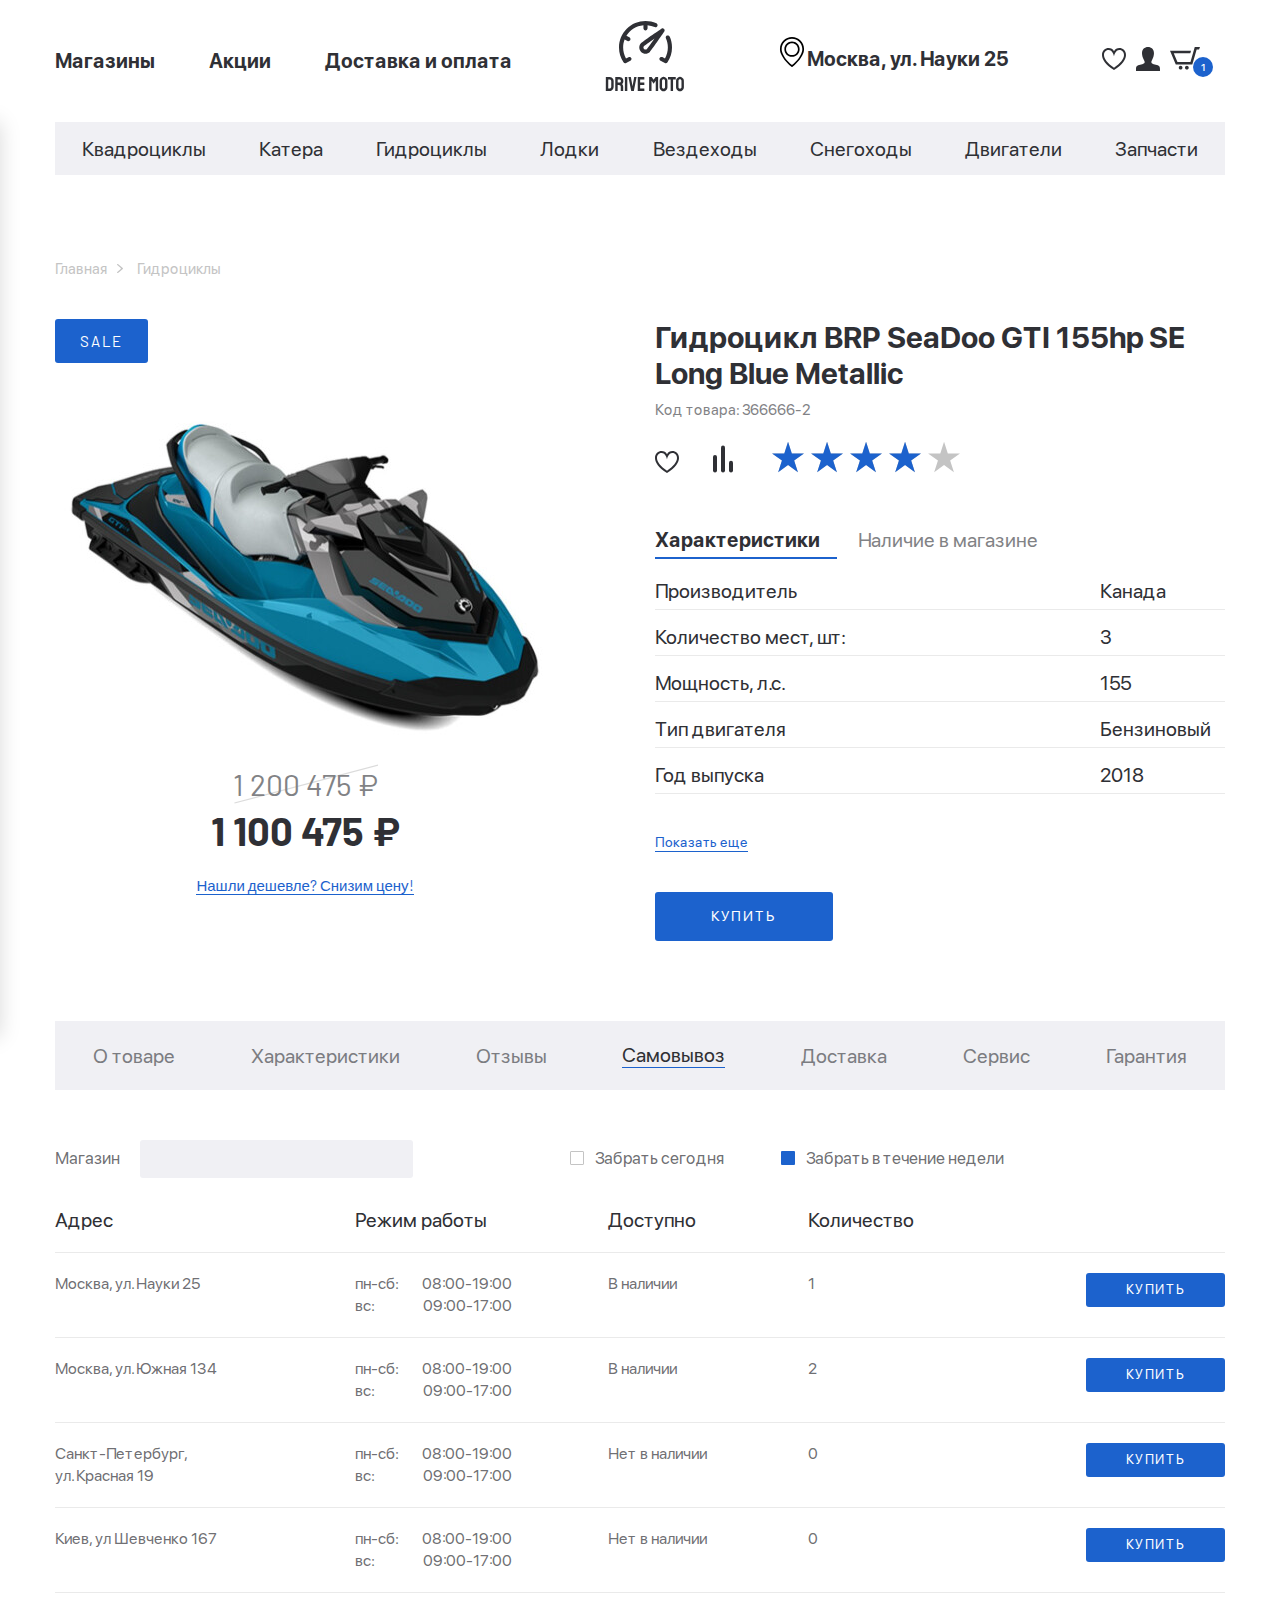
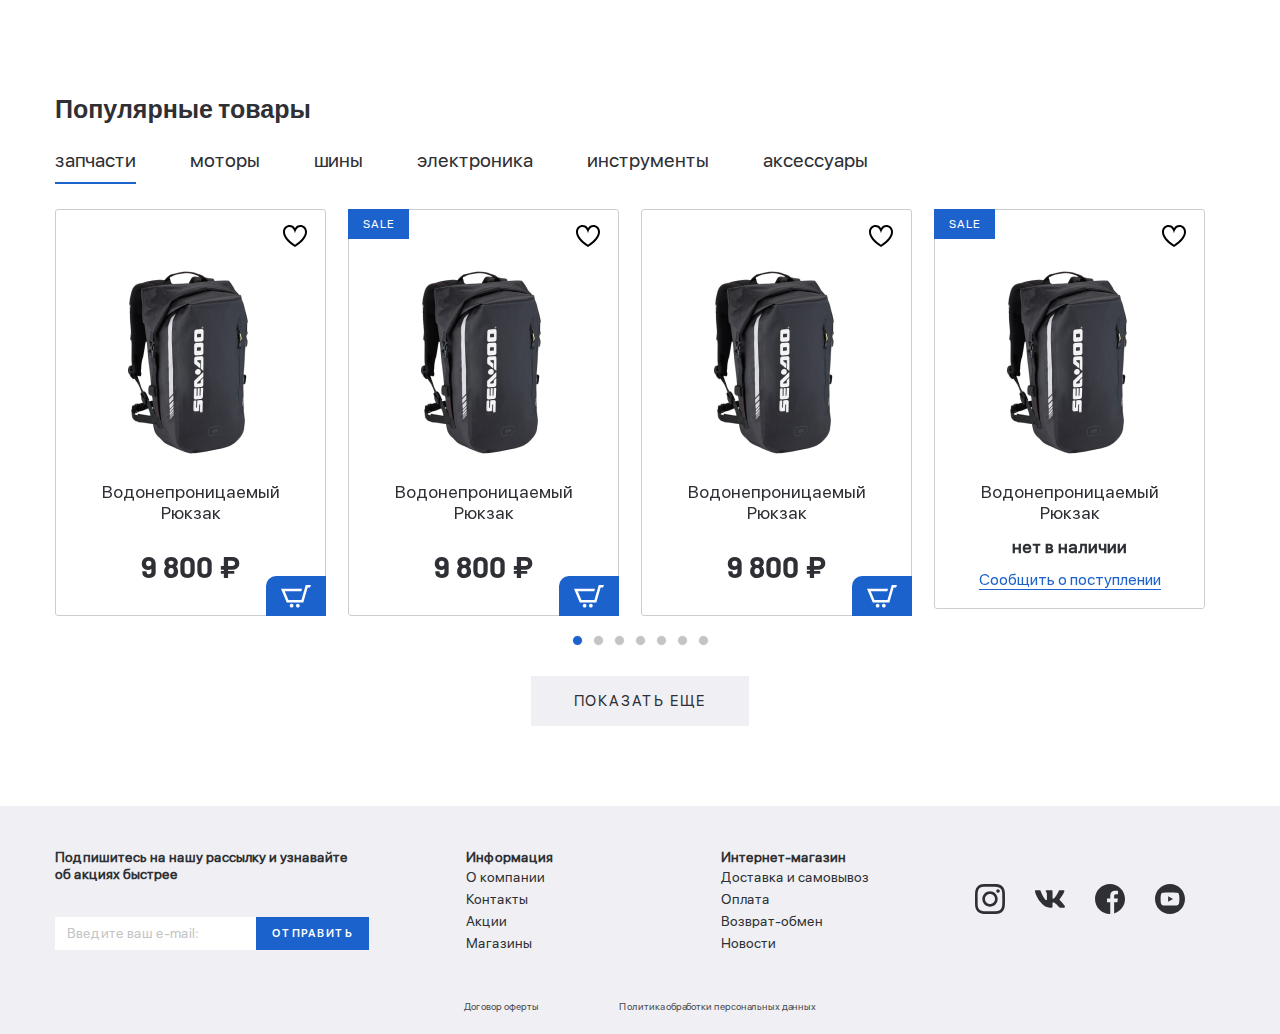
<file: product-page.html>
<!DOCTYPE html>
<html lang="ru">

<head>
  <meta charset="UTF-8">
  <meta name="viewport" content="width=device-width, initial-scale=1.0">
  <meta http-equiv="X-UA-Compatible" content="ie=edge">
  <title>URL3</title>
  <link href="https://fonts.googleapis.com/css2?family=Barlow:wght@400;700&display=swap" rel="stylesheet">
  <link rel="stylesheet" href="css/normalize.css">
  <link rel="stylesheet" href="css/slick.css">
  <link rel="stylesheet" href="css/fonts.css">
  <link rel="stylesheet" href="css/ion.rangeSlider.min.css">
  <link rel="stylesheet" href="css/jquery.formstyler.css">
  <link rel="stylesheet" href="css/jquery.formstyler.theme.css">
  <link rel="stylesheet" href="css/jquery.rateyo.min.css">
  <link rel="stylesheet" href="css/style.css">
  <link rel="stylesheet" href="css/media.css">
</head>

<body>

  <header class="header">
    <div class="header__top">
      <div class="container">
        <div class="header__top-inner">
          <nav class="menu">
            <button class="menu__btn">
              <div class="menu__btn-line"></div>
              <div class="menu__btn-line"></div>
              <div class="menu__btn-line"></div>
            </button>
            <ul class="menu__list">
              <li class="menu__item">
                <a class="menu__link" href="#">Магазины</a>
              </li>
              <li class="menu__item">
                <a class="menu__link" href="#">Акции</a>
              </li>
              <li class="menu__item">
                <a class="menu__link" href="#">Доставка и оплата</a>
              </li>
            </ul>
          </nav>
          <a class="logo" href="#">
            <img class="logo__img" src="images/logo.svg" alt="">
          </a>
          <div class="header__box">
            <p class="header__adress">
              Москва, ул. Науки 25
            </p>
            <ul class="user-list">
              <li class="user-list__item">
                <a class="user-list__link" href="#">
                  <img src="images/heart.svg" alt="">
                </a>
              </li>
              <li class="user-list__item">
                <a class="user-list__link" href="#">
                  <img src="images/user.svg" alt="">
                </a>
              </li>
              <li class="user-list__item">
                <a class="user-list__link bascket" href="#">
                  <img src="images/bascket.svg" alt="">
                  <p class="bascket__num">1</p>
                </a>
              </li>
            </ul>
          </div>
        </div>
      </div>
    </div>
    <ul class="menu-mobile__list">
      <li class="menu-mobile__item">
        <a class="menu-mobile__link" href="#">
          <img class="menu-mobile__img" src="images/user.svg" alt="">
          <p>Войти</p>
        </a>
      </li>
      <li class="menu-mobile__item">
        <a class="menu-mobile__link" href="#">
          <img class="menu-mobile__img" src="images/user.svg" alt="">
          <p>Регистрация</p>
        </a>
      </li>
      <li class="menu-mobile__item">
        <a class="menu-mobile__link" href="#">
          <img class="menu-mobile__img" src="images/heart.svg" alt="">
          <p>Избранное</p>
        </a>
      </li>
      <li class="menu-mobile__item">
        <a class="menu-mobile__link" href="#">
          <img class="menu-mobile__img" src="images/bascket.svg" alt="">
          <p>Корзина</p>
        </a>
      </li>
      <li class="menu-mobile__item">
        <a class="menu-mobile__link" href="#">
          <img class="menu-mobile__img" src="images/home.svg" alt="">
          <p>Магазины</p>
        </a>
      </li>
      <li class="menu-mobile__item">
        <a class="menu-mobile__link" href="#">
          <img class="menu-mobile__img" src="images/procent.svg" alt="">
          <p>Акции</p>
        </a>
      </li>
      <li class="menu-mobile__item">
        <a class="menu-mobile__link" href="#">
          <img class="menu-mobile__img" src="images/box.svg" alt="">
          <p>Доставка и оплата</p>
        </a>
      </li>
      <li class="menu-mobile__item">
        <a class="menu-mobile__link" href="#">
          <p>Квадроциклы</p>
        </a>
      </li>
      <li class="menu-mobile__item">
        <a class="menu-mobile__link" href="#">
          <p>Катера</p>
        </a>
      </li>
      <li class="menu-mobile__item">
        <a class="menu-mobile__link" href="#">
          <p>Гидроциклы</p>
        </a>
      </li>
      <li class="menu-mobile__item">
        <a class="menu-mobile__link" href="#">
          <p>Лодки</p>
        </a>
      </li>
      <li class="menu-mobile__item">
        <a class="menu-mobile__link" href="#">
          <p>Вездеходы</p>
        </a>
      </li>
      <li class="menu-mobile__item">
        <a class="menu-mobile__link" href="#">
          <p>Снегоходы</p>
        </a>
      </li>
      <li class="menu-mobile__item">
        <a class="menu-mobile__link" href="#">
          <p>Двигатели</p>
        </a>
      </li>
      <li class="menu-mobile__item">
        <a class="menu-mobile__link" href="#">
          <p>Запчасти</p>
        </a>
      </li>
    </ul>

    <div class="menu__mobile-linewrapper">
      <ul class="menu__mobile-line">
        <li class="menu__item">
          <a class="menu__link" href="#">Магазины</a>
        </li>
        <li class="menu__item">
          <a class="menu__link" href="#">Акции</a>
        </li>
        <li class="menu__item">
          <a class="menu__link" href="#">Доставка и оплата</a>
        </li>
      </ul>
    </div>

    <div class="header__bottom">
      <div class="container">
        <ul class="menu-categories">
          <li class="menu-categories-item">
            <a class="menu-categories__link" href="#">Квадроциклы</a>
          </li>
          <li class="menu-categories-item">
            <a class="menu-categories__link" href="#">Катера</a>
          </li>
          <li class="menu-categories-item">
            <a class="menu-categories__link" href="#">Гидроциклы</a>
          </li>
          <li class="menu-categories-item">
            <a class="menu-categories__link" href="#">Лодки</a>
          </li>
          <li class="menu-categories-item">
            <a class="menu-categories__link" href="#">Вездеходы</a>
          </li>
          <li class="menu-categories-item">
            <a class="menu-categories__link" href="#">Снегоходы</a>
          </li>
          <li class="menu-categories-item">
            <a class="menu-categories__link" href="#">Двигатели</a>
          </li>
          <li class="menu-categories-item">
            <a class="menu-categories__link" href="#">Запчасти</a>
          </li>
        </ul>
      </div>
    </div>
  </header>

  <div class="breadcrumbs">
    <div class="container">
      <div class="breadcrumbs__inner">
        <ul class="breadcrumbs__list mobile-overflow">
          <li class="breadcrumbs__list-item">
            <a href="#">Главная</a>
          </li>
          <li class="breadcrumbs__list-item">
            <span>Гидроциклы</span>
          </li>
        </ul>
      </div>
    </div>
  </div>

  <section class="product-card">
    <div class="container">
      <div class="product-card__inner">
        <div class="product-card__img-box product-item--sale">
          <img class="product-card__img" src="images/content/gidrotsikl-large.png" alt="">
          <p class="product-card__price-old">
            1 200 475 ₽
          </p>
          <p class="product-card__price-new">
            1 100 475 ₽
          </p>
          <a class="product-card__link" href="#">
            Нашли дешевле? Снизим цену!
          </a>
          <div class="product-card__btn product-card__btn-mobile">
            <button>купить</button>
          </div>
        </div>
        <div class="product-card__content">
          <h1 class="product-card__title">
            Гидроцикл BRP SeaDoo GTI 155hp SE Long Blue Metallic
          </h1>
          <p class="product-card__code">Код товара: 366666-2 </p>
          <div class="product-card__buttons">
            <a class="product-card__icon-favorite" href="#">
              <img src="images/heart.svg" alt="">
            </a>
            <a class="product-card__icon-compression" href="#">
              <img src="images/compression.svg" alt="">
            </a>
            <a class="rate" href="#">
              <div class="rate-yo" data-rateyo-rating="4"></div>
            </a>
          </div>
          <div class="tabs-wrapper product-card__tabs">
            <div class="tabs">
              <a class="tab product-card__tab tab--active" href="#product-1">
                Характеристики
              </a>
              <a class="tab product-card__tab" href="#product-2">
                Наличие в магазине
              </a>
            </div>
            <div class="tabs-container">
              <div id="product-1" class="tabs-content product-card__tab-content tabs-content--active">
                <ul class="product-card__list">
                  <li class="product-card__item">
                    <div class="product-card__item-left">
                      Производитель
                    </div>
                    <div class="product-card__item-right">
                      Канада
                    </div>
                  </li>
                  <li class="product-card__item">
                    <div class="product-card__item-left">
                      Количество мест, шт:
                    </div>
                    <div class="product-card__item-right">
                      3
                    </div>
                  </li>
                  <li class="product-card__item">
                    <div class="product-card__item-left">
                      Мощность, л.с.
                    </div>
                    <div class="product-card__item-right">
                      155
                    </div>
                  </li>
                  <li class="product-card__item">
                    <div class="product-card__item-left">
                      Тип двигателя
                    </div>
                    <div class="product-card__item-right">
                      Бензиновый
                    </div>
                  </li>
                  <li class="product-card__item">
                    <div class="product-card__item-left">
                      Год выпуска
                    </div>
                    <div class="product-card__item-right">
                      2018
                    </div>
                  </li>
                </ul>
                <a class="product-card__more" href="#">Показать еще</a>
                <div class="product-card__btn">
                  <button>купить</button>
                </div>
              </div>
              <div id="product-2" class="tabs-content product-card__tab-content">
                content-2
              </div>
            </div>
          </div>
        </div>
      </div>
    </div>
  </section>

  <section class="card__tabs">
    <div class="container">
      <div class="tabs-wrapper">
        <div class="tabs card__tab-box mobile-overflow">
          <a class="tab card__tab" href="#product-card__tabs-1">О товаре</a>
          <a class="tab card__tab" href="#product-card__tabs-2">Характеристики</a>
          <a class="tab card__tab" href="#product-card__tabs-3">Отзывы</a>
          <a class="tab card__tab tab--active" href="#product-card__tabs-4">Самовывоз</a>
          <a class="tab card__tab" href="#product-card__tabs-5">Доставка</a>
          <a class="tab card__tab" href="#product-card__tabs-6">Cервис</a>
          <a class="tab card__tab" href="#product-card__tabs-7">Гарантия</a>
        </div>
      </div>
      <div class="tabs-container">
        <div id="product-card__tabs-1" class="card__tab-content tabs-content">content</div>
        <div id="product-card__tabs-2" class="card__tab-content tabs-content">content</div>
        <div id="product-card__tabs-3" class="card__tab-content tabs-content">content</div>
        <div id="product-card__tabs-4" class="card__tab-content tabs-content tabs-content--active">
          <form>
            <div class="card__top-line">
              <label class="card__label-search">
                Магазин
                <input class="card__input-search" type="text">
              </label>
              <label class="card__label-pickup">
                <input class="filter-style" name="pickup" type="radio">
                Забрать сегодня
              </label>
              <label class="card__label-pickup">
                <input class="filter-style" name="pickup" type="radio" checked>
                Забрать в течение недели
              </label>
            </div>
            <ul class="card__list">
              <li class="card__list-item card__list-itemtitle">
                <div class="card__list-address">Адрес</div>
                <div class="card__list-workhours">Режим работы</div>
                <div class="card__list-avialable">Доступно</div>
                <div class="card__list-num">Количество</div>
                <div class="card__list-btn"></div>
              </li>
              <li class="card__list-item">
                <div class="card__list-address">Москва, ул. Науки 25</div>
                <div class="card__list-workhours">
                  <div class="workhours">
                    <span>пн-сб:</span><span>08:00-19:00</span>
                  </div>
                  <div class="workhours">
                    <span>вс:</span><span>09:00-17:00</span>
                  </div>
                </div>
                <div class="card__list-avialable">В наличии</div>
                <div class="card__list-num">1</div>
                <div class="card__list-btn">
                  <button type="submit">Купить</button>
                </div>
              </li>
              <li class="card__list-item">
                <div class="card__list-address">Москва, ул. Южная 134</div>
                <div class="card__list-workhours">
                  <div class="workhours">
                    <span>пн-сб:</span><span>08:00-19:00</span>
                  </div>
                  <div class="workhours">
                    <span>вс:</span><span>09:00-17:00</span>
                  </div>
                </div>
                <div class="card__list-avialable">В наличии</div>
                <div class="card__list-num">2</div>
                <div class="card__list-btn">
                  <button type="submit">Купить</button>
                </div>
              </li>
              <li class="card__list-item">
                <div class="card__list-address">Санкт-Петербург, <br>
                  ул. Красная 19</div>
                <div class="card__list-workhours">
                  <div class="workhours">
                    <span>пн-сб:</span><span>08:00-19:00</span>
                  </div>
                  <div class="workhours">
                    <span>вс:</span><span>09:00-17:00</span>
                  </div>
                </div>
                <div class="card__list-avialable">Нет в наличии</div>
                <div class="card__list-num">0</div>
                <div class="card__list-btn">
                  <button type="submit">Купить</button>
                </div>
              </li>
              <li class="card__list-item">
                <div class="card__list-address">Киев, ул Шевченко 167</div>
                <div class="card__list-workhours">
                  <div class="workhours">
                    <span>пн-сб:</span><span>08:00-19:00</span>
                  </div>
                  <div class="workhours">
                    <span>вс:</span><span>09:00-17:00</span>
                  </div>
                </div>
                <div class="card__list-avialable">Нет в наличии</div>
                <div class="card__list-num">0</div>
                <div class="card__list-btn">
                  <button type="submit">Купить</button>
                </div>
              </li>
            </ul>
          </form>
        </div>
        <div id="product-card__tabs-5" class="card__tab-content tabs-content">content</div>
        <div id="product-card__tabs-6" class="card__tab-content tabs-content">content</div>
        <div id="product-card__tabs-7" class="card__tab-content tabs-content">content</div>
      </div>
    </div>
  </section>

  <section class="products">
    <div class="container">
      <div class="products-inner">
        <h3 class="product__title">
          Популярные товары
        </h3>
        <div class="tabs-wrapper">
          <div class="tabs products__tabs mobile-overflow">
            <a class="tab products__tab tab--active" href="#product-tab-1">запчасти</a>
            <a class="tab products__tab" href="#product-tab-2">моторы</a>
            <a class="tab products__tab" href="#product-tab-3">шины</a>
            <a class="tab products__tab" href="#product-tab-4">электроника</a>
            <a class="tab products__tab" href="#product-tab-5">инструменты</a>
            <a class="tab products__tab" href="#product-tab-6">аксессуары</a>
          </div>
        </div>
        <div class="tabs-container products__container">
          <div id="product-tab-1" class="tabs-content products__content tabs-content--active">
            <div class="product-slider">
              <div class="product-slider__item">
                <div class="product-item__wrapper">
                  <button class="product-item__favorite"></button>
                  <button class="product-item__basket">
                    <img src="images/basket-white.svg" alt="">
                  </button>
                  <a class="product-item__notify-link" href="#">
                    <span>Сообщить о поступлении</span>
                  </a>
                  <a class="product-item" href="#">
                    <p class="product-item__hover-text">
                      посмотреть товар
                    </p>
                    <img class="product-item__img" src="images/content/product-1.png" alt="">
                    <h4 class="product-item__title">
                      Водонепроницаемый Рюкзак
                    </h4>
                    <p class="price product-item__price">
                      9 800 ₽
                    </p>
                    <p class="product-item__notify-text">
                      нет в наличии
                    </p>
                  </a>
                </div>
              </div>
              <div class="product-slider__item">
                <div class="product-item__wrapper ">
                  <button class="product-item__favorite"></button>
                  <button class="product-item__basket">
                    <img src="images/basket-white.svg" alt="">
                  </button>
                  <a class="product-item__notify-link" href="#">
                    <span>Сообщить о поступлении</span>
                  </a>
                  <a class="product-item product-item--sale" href="#">
                    <p class="product-item__hover-text">
                      посмотреть товар
                    </p>
                    <img class="product-item__img" src="images/content/product-1.png" alt="">
                    <h4 class="product-item__title">
                      Водонепроницаемый Рюкзак
                    </h4>
                    <p class="price product-item__price">
                      9 800 ₽
                    </p>
                    <p class="product-item__notify-text">
                      нет в наличии
                    </p>
                  </a>
                </div>
              </div>
              <div class="product-slider__item">
                <div class="product-item__wrapper">
                  <button class="product-item__favorite"></button>
                  <button class="product-item__basket">
                    <img src="images/basket-white.svg" alt="">
                  </button>
                  <a class="product-item__notify-link" href="#">
                    <span>Сообщить о поступлении</span>
                  </a>
                  <a class="product-item" href="#">
                    <p class="product-item__hover-text">
                      посмотреть товар
                    </p>
                    <img class="product-item__img" src="images/content/product-1.png" alt="">
                    <h4 class="product-item__title">
                      Водонепроницаемый Рюкзак
                    </h4>
                    <p class="price product-item__price">
                      9 800 ₽
                    </p>
                    <p class="product-item__notify-text">
                      нет в наличии
                    </p>
                  </a>
                </div>
              </div>
              <div class="product-slider__item">
                <div class="product-item__wrapper product-item__not-available">
                  <button class="product-item__favorite"></button>
                  <button class="product-item__basket">
                    <img src="images/basket-white.svg" alt="">
                  </button>
                  <a class="product-item__notify-link" href="#">
                    <span>Сообщить о поступлении</span>
                  </a>
                  <a class="product-item product-item--sale" href="#">
                    <p class="product-item__hover-text">
                      посмотреть товар
                    </p>
                    <img class="product-item__img" src="images/content/product-1.png" alt="">
                    <h4 class="product-item__title">
                      Водонепроницаемый Рюкзак
                    </h4>
                    <p class="price product-item__price">
                      9 800 ₽
                    </p>
                    <p class="product-item__notify-text">
                      нет в наличии
                    </p>
                  </a>
                </div>
              </div>
              <div class="product-slider__item">
                <div class="product-item__wrapper">
                  <button class="product-item__favorite"></button>
                  <button class="product-item__basket">
                    <img src="images/basket-white.svg" alt="">
                  </button>
                  <a class="product-item__notify-link" href="#">
                    <span>Сообщить о поступлении</span>
                  </a>
                  <a class="product-item" href="#">
                    <p class="product-item__hover-text">
                      посмотреть товар
                    </p>
                    <img class="product-item__img" src="images/content/product-1.png" alt="">
                    <h4 class="product-item__title">
                      Водонепроницаемый Рюкзак
                    </h4>
                    <p class="price product-item__price">
                      9 800 ₽
                    </p>
                    <p class="product-item__notify-text">
                      нет в наличии
                    </p>
                  </a>
                </div>
              </div>
              <div class="product-slider__item">
                <div class="product-item__wrapper">
                  <button class="product-item__favorite"></button>
                  <button class="product-item__basket">
                    <img src="images/basket-white.svg" alt="">
                  </button>
                  <a class="product-item__notify-link" href="#">
                    <span>Сообщить о поступлении</span>
                  </a>
                  <a class="product-item" href="#">
                    <p class="product-item__hover-text">
                      посмотреть товар
                    </p>
                    <img class="product-item__img" src="images/content/product-1.png" alt="">
                    <h4 class="product-item__title">
                      Водонепроницаемый Рюкзак
                    </h4>
                    <p class="price product-item__price">
                      9 800 ₽
                    </p>
                    <p class="product-item__notify-text">
                      нет в наличии
                    </p>
                  </a>
                </div>
              </div>
              <div class="product-slider__item">
                <div class="product-item__wrapper">
                  <button class="product-item__favorite"></button>
                  <button class="product-item__basket">
                    <img src="images/basket-white.svg" alt="">
                  </button>
                  <a class="product-item__notify-link" href="#">
                    <span>Сообщить о поступлении</span>
                  </a>
                  <a class="product-item" href="#">
                    <p class="product-item__hover-text">
                      посмотреть товар
                    </p>
                    <img class="product-item__img" src="images/content/product-1.png" alt="">
                    <h4 class="product-item__title">
                      Водонепроницаемый Рюкзак
                    </h4>
                    <p class="price product-item__price">
                      9 800 ₽
                    </p>
                    <p class="product-item__notify-text">
                      нет в наличии
                    </p>
                  </a>
                </div>
              </div>
            </div>
          </div>
          <div id="product-tab-2" class="tabs-content products__content">
            <div class="product-slider">
              <div class="product-slider__item">
                <div class="product-item__wrapper">
                  <button class="product-item__favorite"></button>
                  <button class="product-item__basket">
                    <img src="images/basket-white.svg" alt="">
                  </button>
                  <a class="product-item__notify-link" href="#">
                    <span>Сообщить о поступлении</span>
                  </a>
                  <a class="product-item" href="#">
                    <p class="product-item__hover-text">
                      посмотреть товар
                    </p>
                    <img class="product-item__img" src="images/content/product-1.png" alt="">
                    <h4 class="product-item__title">
                      Водонепроницаемый Рюкзак
                    </h4>
                    <p class="price product-item__price">
                      9 800 ₽
                    </p>
                    <p class="product-item__notify-text">
                      нет в наличии
                    </p>
                  </a>
                </div>
              </div>
              <div class="product-slider__item">
                <div class="product-item__wrapper ">
                  <button class="product-item__favorite"></button>
                  <button class="product-item__basket">
                    <img src="images/basket-white.svg" alt="">
                  </button>
                  <a class="product-item__notify-link" href="#">
                    <span>Сообщить о поступлении</span>
                  </a>
                  <a class="product-item product-item--sale" href="#">
                    <p class="product-item__hover-text">
                      посмотреть товар
                    </p>
                    <img class="product-item__img" src="images/content/product-1.png" alt="">
                    <h4 class="product-item__title">
                      Водонепроницаемый Рюкзак
                    </h4>
                    <p class="price product-item__price">
                      9 800 ₽
                    </p>
                    <p class="product-item__notify-text">
                      нет в наличии
                    </p>
                  </a>
                </div>
              </div>
              <div class="product-slider__item">
                <div class="product-item__wrapper">
                  <button class="product-item__favorite"></button>
                  <button class="product-item__basket">
                    <img src="images/basket-white.svg" alt="">
                  </button>
                  <a class="product-item__notify-link" href="#">
                    <span>Сообщить о поступлении</span>
                  </a>
                  <a class="product-item" href="#">
                    <p class="product-item__hover-text">
                      посмотреть товар
                    </p>
                    <img class="product-item__img" src="images/content/product-1.png" alt="">
                    <h4 class="product-item__title">
                      Водонепроницаемый Рюкзак
                    </h4>
                    <p class="price product-item__price">
                      9 800 ₽
                    </p>
                    <p class="product-item__notify-text">
                      нет в наличии
                    </p>
                  </a>
                </div>
              </div>
              <div class="product-slider__item">
                <div class="product-item__wrapper product-item__not-available">
                  <button class="product-item__favorite"></button>
                  <button class="product-item__basket">
                    <img src="images/basket-white.svg" alt="">
                  </button>
                  <a class="product-item__notify-link" href="#">
                    <span>Сообщить о поступлении</span>
                  </a>
                  <a class="product-item product-item--sale" href="#">
                    <p class="product-item__hover-text">
                      посмотреть товар
                    </p>
                    <img class="product-item__img" src="images/content/product-1.png" alt="">
                    <h4 class="product-item__title">
                      Водонепроницаемый Рюкзак
                    </h4>
                    <p class="price product-item__price">
                      9 800 ₽
                    </p>
                    <p class="product-item__notify-text">
                      нет в наличии
                    </p>
                  </a>
                </div>
              </div>
              <div class="product-slider__item">
                <div class="product-item__wrapper">
                  <button class="product-item__favorite"></button>
                  <button class="product-item__basket">
                    <img src="images/basket-white.svg" alt="">
                  </button>
                  <a class="product-item__notify-link" href="#">
                    <span>Сообщить о поступлении</span>
                  </a>
                  <a class="product-item" href="#">
                    <p class="product-item__hover-text">
                      посмотреть товар
                    </p>
                    <img class="product-item__img" src="images/content/product-1.png" alt="">
                    <h4 class="product-item__title">
                      Водонепроницаемый Рюкзак
                    </h4>
                    <p class="price product-item__price">
                      9 800 ₽
                    </p>
                    <p class="product-item__notify-text">
                      нет в наличии
                    </p>
                  </a>
                </div>
              </div>
              <div class="product-slider__item">
                <div class="product-item__wrapper">
                  <button class="product-item__favorite"></button>
                  <button class="product-item__basket">
                    <img src="images/basket-white.svg" alt="">
                  </button>
                  <a class="product-item__notify-link" href="#">
                    <span>Сообщить о поступлении</span>
                  </a>
                  <a class="product-item" href="#">
                    <p class="product-item__hover-text">
                      посмотреть товар
                    </p>
                    <img class="product-item__img" src="images/content/product-1.png" alt="">
                    <h4 class="product-item__title">
                      Водонепроницаемый Рюкзак
                    </h4>
                    <p class="price product-item__price">
                      9 800 ₽
                    </p>
                    <p class="product-item__notify-text">
                      нет в наличии
                    </p>
                  </a>
                </div>
              </div>
              <div class="product-slider__item">
                <div class="product-item__wrapper">
                  <button class="product-item__favorite"></button>
                  <button class="product-item__basket">
                    <img src="images/basket-white.svg" alt="">
                  </button>
                  <a class="product-item__notify-link" href="#">
                    <span>Сообщить о поступлении</span>
                  </a>
                  <a class="product-item" href="#">
                    <p class="product-item__hover-text">
                      посмотреть товар
                    </p>
                    <img class="product-item__img" src="images/content/product-1.png" alt="">
                    <h4 class="product-item__title">
                      Водонепроницаемый Рюкзак
                    </h4>
                    <p class="price product-item__price">
                      9 800 ₽
                    </p>
                    <p class="product-item__notify-text">
                      нет в наличии
                    </p>
                  </a>
                </div>
              </div>
            </div>
          </div>
          <div id="product-tab-3" class="tabs-content products__content">slider-3</div>
          <div id="product-tab-4" class="tabs-content products__content">slider-4</div>
          <div id="product-tab-5" class="tabs-content products__content">slider-5</div>
          <div id="product-tab-6" class="tabs-content products__content">slider-6</div>
        </div>
        <div class="product__more">
          <a class="product__more-link" href="#">Показать еще</a>
        </div>
      </div>
    </div>
  </section>

  <footer class="footer">
    <div class="container">
      <div class="footer__top">
        <div class="footer__top-inner">
          <div class="footer__top-item footer__top-newsletter">
            <h6 class="footer__top-title">
              Подпишитесь на нашу рассылку
              и узнавайте об акциях быстрее
            </h6>
            <form class="footer-form">
              <input class="footer-form__input" type="text" placeholder="Введите ваш e-mail:">
              <button class="footer-form__btn" type="submit">Отправить</button>
            </form>
          </div>
          <div class="footer__top-item footer__top-itemdrop">
            <h6 class="footer__top-title footer__topdrop">
              Информация
            </h6>
            <ul class="footer-list">
              <li class="footer-list__item"><a href="#">О компании</a></li>
              <li class="footer-list__item"><a href="#">Контакты</a></li>
              <li class="footer-list__item"><a href="#">Акции</a></li>
              <li class="footer-list__item"><a href="#">Магазины</a></li>
            </ul>
          </div>
          <div class="footer__top-item">
            <h6 class="footer__top-title footer__topdrop">
              Интернет-магазин
            </h6>
            <ul class="footer-list">
              <li class="footer-list__item"><a href="#">Доставка и самовывоз</a></li>
              <li class="footer-list__item"><a href="#">Оплата</a></li>
              <li class="footer-list__item"><a href="#">Возврат-обмен</a></li>
              <li class="footer-list__item"><a href="#">Новости</a></li>
            </ul>
          </div>
          <div class="footer__top-item footer__top-social">
            <ul class="social-list">
              <li class="social-list__item">
                <a href="#">
                  <img src="/images/instagram.svg" alt="instagram">
                </a>
              </li>
              <li class="social-list__item">
                <a href="#">
                  <img src="/images/vk.svg" alt="VK">
                </a>
              </li>
              <li class="social-list__item">
                <a href="#">
                  <img src="/images/facebook.svg" alt="facebook">
                </a>
              </li>
              <li class="social-list__item">
                <a href="#">
                  <img src="/images/youtube.svg" alt="youtube">
                </a>
              </li>
            </ul>
          </div>
        </div>
      </div>
      <div class="footer__bottom">
        <a class="footer__bottom-link" href="#">
          Договор оферты
        </a>
        <a class="footer__bottom-link" href="#">
          Политика обработки персональных данных
        </a>
      </div>
    </div>
  </footer>

  <script src="https://ajax.googleapis.com/ajax/libs/jquery/3.4.1/jquery.min.js"></script>
  <script src="js/slick.min.js"></script>
  <script src="js/ion.rangeSlider.min.js"></script>
  <script src="js/jquery.formstyler.min.js"></script>
  <script src="js/jquery.rateyo.min.js"></script>
  <script src="js/main.js"></script>
</body>

</html>

<!-- <div class="tabs-wrapper">
  <div class="tabs">
    <a class="tab tab--active" href="#"></a>
  </div>
  <div class="tabs-container">
    <div class="tabs-content tabs-content--active"></div>
  </div>
</div> -->
</file>
<file: css/fonts.css>
@font-face {
   font-family: 'SFProDisplay-Regular';
   src: url('../fonts/SFProDisplay-Regular.woff2') format('woff2'),
        url('../fonts/SFProDisplay-Regular.woff') format('woff'); 
   font-weight: 400;
   font-style: normal;
   font-display: swap;
}

@font-face {
   font-family: 'SFProDisplay-Medium';
   src: url('../fonts/SFProDisplay-Medium.woff2') format('woff2'),
        url('../fonts/SFProDisplay-Medium.woff') format('woff'); 
   font-weight: 500;
   font-style: normal;
   font-display: swap;
}

@font-face {
   font-family: 'SFProDisplay-Semibold';
   src: url('../fonts/SFProDisplay-Semibold.woff2') format('woff2'),
        url('../fonts/SFProDisplay-Semibold.woff') format('woff'); 
   font-weight: 600;
   font-style: normal;
   font-display: swap;
}

@font-face {
   font-family: 'SFProDisplay-Bold';
   src: url('../fonts/SFProDisplay-Bold.woff2') format('woff2'),
        url('../fonts/SFProDisplay-Bold.woff') format('woff'); 
   font-weight: 700;
   font-style: normal;
   font-display: swap;
}
</file>
<file: css/style.css>
html {
   box-sizing: border-box;
}

*, *::before, *::after {
   box-sizing: inherit;
}

a {
   text-decoration: none;
   color: inherit;
   display: inline-block;
}

ul, li {
   margin: 0;
   padding: 0;
   list-style: none;
}

h1, h2, h3, h4, h5, h6 {
   margin: 0;
}

p {
   margin: 0;
}

body {
   color: #2F3035;
   font-family: 'SFProDisplay-Regular';
   font-size: 20px;
   line-height: 24px;
   font-weight: 400;
   overflow-x: hidden;
   min-width: 320px;
}

.container {
   max-width: 1200px;
   padding: 0 15px;
   margin: 0 auto;
}

.page-section{
   margin-bottom: 80px;
}

.header__top-inner {
   display: flex;
   justify-content: space-between;
   align-items: center;
   min-height: 122px;
   font-family: 'SFProDisplay-Bold';
}

.menu__item {
   display: inline-block;
}
.menu__item + .menu__item {
   padding-left: 50px;
}

.header__box{
   display: flex;
}

.menu__btn{
   display: none;
}

.header__adress{
   margin-right: 60px;
   width: 265px;
   padding-left: 30px;
   position: relative;
}

.header__adress::before {
   content: '';
   position: absolute;
   background-image: url('../images/adress-icon.svg');
   width: 30px;
   height: 30px;
   left: 0;
   top: -10px;
}


.menu-mobile__list{
   width: 243px;
   box-shadow: 0px 0px 20px rgba(0, 0, 0, 0.15);
   transform: translateX(-100%);
   transition: all .3s;
   position: absolute;
   z-index: 10;
   background-color: #fff;
}
.menu-mobile__list--active{
   transform: translateX(0%);
}
.menu__mobile-linewrapper{
   display: none;
}
.menu-mobile__item{
   position: relative;
   border-bottom: 1px solid rgba(0, 0, 0, 0.1);
}
.menu-mobile__link{
   display: block;
   padding-left: 53px;
   padding-top: 36px;
}
.menu-mobile__img{
   position: absolute;
   left: 11px;
   bottom: 0;
}


.user-list {
   display: flex;
   align-items: center;
   padding-right: 15px;
}
.user-list__item {
   padding-right: 10px;
}

.bascket {
   position: relative;
}

.bascket__num {
   position: absolute;
   color: #fff;
   font-weight: 500;
   font-size: 10px;
   line-height: 20px;
   width: 20px;
   height: 20px;
   font-family: 'SFProDisplay-Medium';
   background-color: #1C62CD;
   text-align: center;
   border-radius: 50%;
   bottom: -2px;
   right: -13px;
}

.header__bottom{
   margin-bottom: 80px;
}

.menu-categories {
   display: flex;
   justify-content: space-around;
   background-color: #F0F0F4;
   min-height: 53px;
   align-items: center;
}

.menu-categories__link{
   transition: all 0.5s;
   font-weight: 400;
   padding: 15px 0 14px;
   position: relative;
}
.menu-categories__link::before{
   content: '';
   position: absolute;
   transition: all 0.3s;
   width: 0;
   left: auto;
   right: 0;
   background-color: #1C62CD;
   bottom: -2px;
   height: 3px;
}
.menu-categories__link:hover{
   color: #000;
}
.menu-categories__link:hover::before{
   width: 100%;
   left: 0;
   right: auto;
}

.banner-section__inner{
   display: flex;
   justify-content: space-between;
}

.banner-section__slider{
   max-width: 870px;
   
}

.banner-section__slider-btn,
.product-slider__slider-btn {
   position: absolute;
   top: 50%;
   transform: translateY(-50%);
   background-color: transparent;
   border: none;
   margin: 0;
   padding: 0;
   z-index: 5;
   cursor: pointer;
   outline: none;
}

.banner-section__slider-btnprev{
   left: 20px;
}
.banner-section__slider-btnnext{
   right: 20px;
}

.slick-dots{
   position: absolute;
   bottom: 40px;
   left: 0;
   right: 0; 
   text-align: center;
}

.slick-dots li{
   display: inline-block;
   padding: 0 5px;
}

.slick-dots button {
   padding: 0;
   margin: 0;
   font-size: 0;
   width: 11px;
   height: 11px;
   border: 1px solid #fff;
   border-radius: 50%;
   background-color: transparent;
}

.slick-dots .slick-active button{
   background-color: #fff;
}

.slick-active li button{
   background-color: #fff;
}

.sale-item {
   max-width: 265px;
   max-height: 400px;
   text-align: center;
   border: 1px solid #CDCDCD;
   border-radius: 3px;
   display: flex;
   flex-direction: column;
   justify-content: space-between;
}

.sale-item__top {
   display: flex;
   justify-content: space-between;
   align-items: flex-start;
}

.sale-item__info {
   color: #fff;
   background-color: #1C62CD;
   padding: 8px 20px;
   text-transform: uppercase;
   font-size: 12px;
   line-height: 15px;
   letter-spacing: 0.1em;
}

.sale-item__price{
   text-align: right;
}

.aside__btn{
   display: none;
}

.price {
   font-family: 'Barlow', sans-serif;
   position: relative;
}

.sale-item__price-new {
   font-weight: 700;
   font-size: 27px;
   color: #1C62CD;
   line-height: 32px;
   margin-right: 6px;
   padding-right: 20px;
}

.sale-item__price-new::after{
   content: '';
   background-image: url('../images/icons-price.svg');
   position: absolute;
   right: 0;
   top: 8px;
   width: 15px;
   height: 18px;
}

.sale-item__price-old {
   font-weight: 400;
   font-size: 14px;
   line-height: 17px;
   color: #C4C4C4;
   margin-right: 15px;
   background-image: url('../images/old-line.svg');
   padding: 2px 5px;
   background-repeat: no-repeat;
   display: inline-block;
}

.sale-item__price-old::after{
   content: '';
   background-image: url('../images/icons-price-old.svg');
   position: absolute;
   right: -10px;
   top: 8px;
   width: 8px;
   height: 10px;
}

.sale-item__footer {
   background-color: #F0F0F4;
   padding: 25px 20px;
   font-size: 18px;
   line-height: 21px;
}

.sale-item__footer span{
   color: #1C62CD;
   display: block;
   font-weight: 700;
   font-family: 'Barlow', sans-serif;
}

.sale-item__title{
   font-size: 18px;
   line-height: 21px;
   font-family: 'SFProDisplay-Bold';
   font-weight: 700;
   margin-bottom: 7px;
}

.banner-section__slider-img{
   object-fit: cover;
   min-height: 400px;
}

.sale-item__img{
   object-fit: contain;
}

.search__tabs{
   margin-bottom: 25px;
}

.search__tabs-item{
   padding: 11px 26px 12px;
}

.search__tabs-item.tab--active{
   border-radius: 5px;
   background-color: #F0F0F4;
   font-weight: 700;
   font-family: 'SFProDisplay-Bold';
}

.tabs-content{
   display: none;
}

.tabs-content.tabs-content--active{
   display: block;
}

.search__content-form{
   display: flex;
}

.search__content-input{
   background: #F0F0F4;
   border-radius: 3px;
   padding: 5px 20px;
   border: none;
   line-height: 19px;
   font-size: 16px;
   width: 100%;
}

.search__content-input::placeholder{
   color: #656464;
}

.search__content-btn{
   font-family: 'SFProDisplay-Bold';
   font-weight: 700;
   font-size: 14px;
   line-height: 17px;
   letter-spacing: 0.12em;
   text-transform: uppercase;
   color: #fff;
   background: #1C62CD;
   border-radius: 3px;
   padding: 17px 41px;
   border: none;
   margin-left: -3px;
}

.categories__inner{
   display: flex;
   justify-content: space-between;
   flex-wrap: wrap;
}

.categories__item{
   margin-bottom: 30px;
   border: 1px solid #CDCDCD;
   border-radius: 3px;
   width: 370px;
   display: flex;
   padding: 20px 20px 16px;
   justify-content: space-between;
   transition: all 0.3s;
}

.categories__item-info{
   width: 50%;
   display: flex;
   flex-direction: column;
   justify-content: space-between;
}

.categories__item-img{
   text-align: center;
   width: 50%;
}

.categories__item-img img{
   max-width: 100%;
}

.categories__item-title{
   font-family: 'Barlow', sans-serif;
   font-weight: 700;
   font-size: 23px;
   line-height: 28px;
   transition: all 0.3s;
}

.categories__item:hover{
   box-shadow: 3px 3px 20px rgba(50, 50, 50, 0.25);
}

.categories__item:hover .categories__item-title{
   color: #1C62CD;
}

.categories__item-text{
   font-size: 14px;
   line-height: 17px;
   color: #C4C4C4;
}

.categories__item-text::after{
   content: url('../images/link-arrow.svg');
   padding-left: 2px;
}

.product-item__wrapper{
   position: relative;
   width: 271px;
   transition: all .3s;
}

.product-item__wrapper.product-item__wrapper--list {
   width: 100%;
}

.product-item {
   width: 100%;
}

.product-item {
   min-height: 400px;
   border: 1px solid #CDCDCD;
   border-radius: 3px;
   text-align: center;
   padding: 52px 20px 31px;
   transition: all .3s;
}

.product-item__title {
   font-weight: normal;
   padding: 14px 0px 25px;
   font-size: 18px;
   line-height: 21px;
}

.product-item__favorite {
   position: absolute;
   top: 16px;
   right: 19px;
   width: 24px;
   height: 22px;
   background-color: transparent;
   border: none;
   outline: none;
   z-index: 5;
}

.product-item__favorite::before {
   content: '';
   position: absolute;
   width: 24px;
   height: 22px;
   top: 0;
   left: 0;
   background-image: url('/images/favorite.svg');
}

.product-item__favorite--active::before {
   background-image: url('/images/favorite-active.svg');

}

.product-item__price {
   font-weight: bold;
   font-size: 30px;
   line-height: 36px;
}

.product-item__basket{
   position: absolute;
   width: 60px;
   height: 40px;
   background: #1C62CD;
   border-radius: 10px 0px 0px 0px;
   border: none;
   bottom: 0;
   right: 0;
   padding-top: 7px;
   cursor: pointer;
   z-index: 10;
}

.product-item__hover-text{
   padding: 18px 21px;
   background-color:rgba(255, 255, 255, 0.9);
   box-shadow: 0px 0px 15px rgba(0, 0, 0, 0.2);
   border-radius: 3px;
   display: inline-block;
   position: absolute;
   top: 30%;
   opacity: 0;
   transition: all .3s;
}

.product-item:hover .product-item__hover-text{
   opacity: 1;
   color: #2F3035;
}

.product-item:hover{
   box-shadow: 3px 3px 20px rgba(50, 50, 50, 0.25);
   color: #1C62CD;
}

.product-item:hover .product-item__notify-text{
   color: #2F3035;
}

.product-item--sale::before { /*если есть этот класс у .product-item, тогда появляется SALE*/
   content: 'SALE';
   padding: 8px 15px;
   background-color: #1C62CD;
   position: absolute;
   left: 0;
   top: 0;
   text-transform: uppercase;
   color: #fff;
   font-size: 12px;
   line-height: 14px;
   letter-spacing: 0.07em;
}

.product-item__wrapper.product-item__not-available .product-item__price{
   display: none;
}

.product-item__notify-text {
   display: none;
   font-size: 18px;
   line-height: 21px;
   font-weight: 700;
}

.product-item__wrapper.product-item__not-available .product-item__notify-text{
   display: block;
}

.product-item__wrapper.product-item__not-available .product-item__basket {
   display: none;
}

.product-item__notify-link{
   display: none;
}

.product-item__wrapper.product-item__not-available .product-item__title{
   padding-bottom: 13px;
}

.product-item__wrapper.product-item__not-available .product-item__notify-link{
   display: block;
   position: absolute;
   bottom: 20px;
   left: 0;
   right: 0;
   font-size: 16px;
   line-height: 19px;
   text-align: center;
   color: #1C62CD;
}

.product-item__wrapper.product-item__not-available .product-item__notify-link span{
   border-bottom: 1px solid #1C62CD;
}

.product__title {
   font-family: 'Barlow', sans-serif;
   font-weight: bold;
   font-size: 25px;
   line-height: 30px;
   margin-bottom: 25px;
}

.products__tab + .products__tab{
   margin-left: 50px;
}

.products__tabs {
   margin-bottom: 25px;
}

.products__tab {
   padding-bottom: 10px;
}

.products__tab.tab--active {
   border-bottom: 2px solid #1C62CD;
}

.product-slider__slider-btnprev{
   left: -40px;
}
.product-slider__slider-btnnext{
   right: -20px;
}

.slick-slide img {
   display: inline;
}

.products {
   margin-bottom: 80px;
}

.product__more {
   text-align: center;
   margin: 35px 0 0;
}

.product__more-link {
   line-height: 18px;
   letter-spacing: 0.12em;
   font-size: 15px;
   text-transform: uppercase;
   background: #F0F0F4;
   padding: 16px 43px;
}

.banner {
   margin-bottom: 80px;
}

.footer{
   background: #F0F0F4;
}

.footer__bottom {
   padding: 46px 0 22px;
   display: flex;
   justify-content: center;
}

.footer__bottom-link {
   font-size: 10px;
   line-height: 12px;
   color: #48494D;
   margin: 0 40px;
}

.footer__top {
   padding-top: 43px;
}

.footer__top-inner {
   display: flex;
   justify-content: space-between;
}

.footer__top-newsletter.footer__top-item {
   width: 295px; 
   margin-right: 62px;
}

.footer__top-title {
   font-weight: bold;
   font-size: 14px;
   line-height: 17px;
}

.footer-form {
   margin-top: 34px;
   display: flex;
   justify-content: space-between;
}

.footer-form__input {
   background-color: #fff;
   border: none;
   line-height: 17px;
   font-size: 14px;
   padding: 0 12px;
   width: 201px;
}

.footer-form__input::placeholder{
   color: #C4C4C4;
}

.footer-form__btn {
   text-transform: uppercase;
   padding: 10px 16px;
   border: none;
   background-color: #1C62CD;
   color: #fff;
   font-weight: 600;
   font-size: 11px;
   line-height: 13px;
   letter-spacing: 0.12em;
   font-family: 'SFProDisplay-Semibold';
}

.footer__top-item {
   width: 200px;
}

.footer-list {
   font-size: 14px;
   line-height: 22px;
}

.footer__top-social.footer__top-item {
   width: 250px;
}

.social-list {
   display: flex;
   align-items: center;
   height: 100%;
}

.social-list__item + .social-list__item {
   margin-left: 30px;
}

.breadcrumbs {
   margin-bottom: 40px;
}

.breadcrumbs__list-item {
   display: inline-block;
   padding-right: 16px;
   margin-right: 10px;
   position: relative;
   line-height: 18px;
   font-size: 15px;
   color: #C4C4C4;
}

.breadcrumbs__list-item::after {
   content: '';
   position: absolute;
   right: 0;
   background-image: url('/images/link-arrow.svg');
   width: 6px;
   height: 9px;
   bottom: 5px;
}

.breadcrumbs__list-item:last-child::after {
   display: none;
}

.catalog {
   margin-bottom: 100px;
}

.catalog__title {
   font-weight: bold;
   font-family: 'SFProDisplay-Bold';
   font-size: 30px;
   line-height: 36px;
   margin-bottom: 26px;
}

.catalog__filter {
   display: flex;
   justify-content: space-between;
   margin-bottom: 50px;
}

.catalog__filter-items button{
   font-size: 14px;
   line-height: 17px;
   opacity: 0.7;
   background: #F0F0F4;
   border-radius: 3px;
   border: none;
   padding: 5px 22px;
   cursor: pointer;
}

.catalog__filter-items button + button {
   margin-left: 8px;
}

.catalog__filter-btn {
   display: flex;
   align-items: center;
}

.catalog__filter-btn button {
   background-color: transparent;
   border: none;
   cursor: pointer;
   margin: 0;
   padding: 0;
}

.catalog__filter-btn button + button {
   margin-left: 10px;
}

button.catalog__filter-btngrid {
   width: 26px;
   height: 21px;
}

button.catalog__filter-btnline {
   width: 25px;
   height: 19px;
}

.catalog__filter-button {
   opacity: 0.3;
   outline: none;
}

.catalog__filter-button--active {
   opacity: 1;
}

.select-item {
   border: 1px solid #D7D9DF;
   font-size: 14px;
   line-height: 17px;
   margin-right: 34px;
   padding: 7px 10px 7px 20px;
}

.catalog__inner {
   display: flex;
}

.catalog__inner-aside{
   min-width: 290px;
   margin-right: 10px;
}

.catalog__inner-list {
   display: flex;
   justify-content: space-between;
   flex-wrap: wrap;
}

.catalog__inner-list .product-item__wrapper {
   margin-bottom: 30px;
}

.product-item__img {
   max-width: 100%;
}

.pagination {
   width: 100%;
   margin-top: 70px;
}

.pagination-list {
   display: flex;
   justify-content: center;
}

.pagination-list__item {
   padding: 6px 12px;
   border: 2px solid transparent;
   margin: 0 4px; /* 4px расстояние от цифры до другой цифры с учетом обводки*/
   font-size: 18px;
   line-height: 22px;
   color: #C4C4C4;
}

.pagination-list__item.active {
   border: 2px solid #1C62CD;
   color: #1C62CD;
}

.pagination-list__item a {
   display: block;
}

.aside-filter__tabs {
   display: flex;
   justify-content: space-between;
}

.aside-filter__tab {
   font-weight: 400;
   font-family: 'SFProDisplay-Regular';
   font-size: 16px;
   line-height: 19px;
   letter-spacing: 0.09em;
   text-transform: uppercase;
   color: #C4C4C4;
   width: 50%;
}

.aside-filter__tab.tab--active {
   color: #2F3035;
   font-weight: bold;
   font-family: 'SFProDisplay-Bold';
}

.aside-filter__tab.tab--active span {
   display: inline-block;
   border-bottom: 2px solid #1C62CD;
   padding-bottom: 7px;
}

.aside-filter__item-drop {
   margin: 40px 0;
}

.aside-filter__item-title {
   font-weight: 600;
   font-family: 'SFProDisplay-Semibold';
   font-size: 16px;
   line-height: 19px;
   padding-left: 26px;
}

.filter__item-drop {
   position: relative;
   cursor: pointer;
}

.filter__item-drop::before {
   content: '';
   background-image: url('/images/arrow-down.svg');
   position: absolute;
   left: 0;
   bottom: 5px;
   width: 12px;
   height: 8px;
   transform: rotate(0deg);

}

.filter__item-drop--active::before {
   transform: rotate(180deg);
}

.aside-filter__content {
   display: flex;
   flex-wrap: wrap;
   margin-top: 10px;
}

.aside-filter__content-box {
   width: 50%;
   margin-bottom: 10px;
}

.aside-filter__content-label {
   font-size: 14px;
   line-height: 17px;
   cursor: pointer;
}

.jq-checkbox, .jq-radio {
   background: #fff;
   width: 14px;
   height: 14px;
   border: 1px solid #c4c4c4;
   border-radius: 1px;
   box-shadow: none;
   vertical-align: -1px;
   margin: 0 8px 0 0;
}

.jq-checkbox.checked, .jq-radio.checked {
   background: #1C62CD;
   border: none;
}

.jq-checkbox.checked .jq-checkbox__div {
   width: 8px;
   height: 6px;
   margin: 4px 0 0 3px;
   border-bottom: none;
   border-left: none;
   transform: rotate(0);
   background-image: url('../images/checked.svg');
}

.jq-radio.checked .jq-radio__div {
   width: 0;
   height: 0;
   margin: 0;
   border-radius: 0;
   background: transparent;
   box-shadow: none;
}

.aside-filter__content.aside-filter__content-radio {
   flex-wrap: nowrap;
}

.irs--flat {
   width: 100%;
   margin-top: -15px;
}

.irs--flat .irs-from, .irs--flat .irs-to, .irs--flat .irs-single{
   display: none;
}

.irs--flat .irs-min, .irs--flat .irs-max {
   top: 55px;
   padding: 0;
   line-height: 17px;
   text-decoration-line: underline;
   font-size: 14px;
   color: #2F3035;
   font-family: 'Barlow', sans-serif;
   text-shadow: none;
   background-color: transparent;
   border-radius: 0;
   visibility: visible !important; 
   padding-left: 27px;
}

.irs-min::before,
.irs-max::before{
   position: absolute;
   line-height: 17px;
   font-size: 14px;
   text-decoration: none;
   color: #C4C4C4;
   left: 0;
}

.irs-min::before {
   content: 'от';
}
.irs-max::before{
   content: 'до';
}

.irs--flat .irs-line {
   top: 25px;
   height: 1px;
   background-color: #E0E0E0;
   border-radius: 0;
}

.irs--flat .irs-bar {
   top: 25px;
   height: 3px;
   background: #1C62CD;
}

.irs--flat .irs-handle {
   top: 22px;
   width: 8px;
   height: 8px;
   background-color: #1C62CD;
   border-radius: 50%;
}

.irs--flat .irs-handle>i:first-child,
.irs--flat .irs-handle.state_hover>i:first-child, .irs--flat .irs-handle:hover>i:first-child {
   background-color: transparent;
}

.aside-filter__item-list {
   margin: 46px 0 40px;
}

.filter__item-list {
   padding-top: 34px;
   border-bottom: 2px solid #C4C4C4;
   display: flex;
   justify-content: space-between;
}

.filter__item-listtitle {
   font-family: 'SFProDisplay-Semibold';
   font-weight: 600;
   font-size: 16px;
   line-height: 19px;
   padding-bottom: 14px;
   padding-left: 26px;
}

.jq-selectbox__select {
   font-family: 'Barlow', sans-serif;
   font-size: 14px;
   line-height: 17px;
   color: #48494D;
   height: 20px;
   padding: 0 25px 0 10px;
   border-radius: 0;
   background: transparent;
   box-shadow: none;
   border: none;
   text-shadow: none;
}

.jq-selectbox__trigger-arrow {
   position: absolute;
   top: 14px;
   right: 12px;
   width: 0;
   height: 0;
   border: none;
}

.jq-selectbox__trigger {
   background-image: url('/images/arrow-down.svg');
   bottom: 5px;
   width: 12px;
   height: 8px;
   border-left: none;
   top: 6px;
   right: 9px;
}

.jq-selectbox__select:hover,
.jq-selectbox__select:active {
   background: none;
   box-shadow: none;
}

.jq-selectbox.focused .jq-selectbox__select {
   border: none;
}

.jq-selectbox li:hover {
   background: rgba(107, 126, 172, 0.05);
   color: rgba(0, 0, 0, 0.6);
}

.jq-selectbox li.selected {
   background: rgba(107, 126, 172, 0.05);
   color: rgba(0, 0, 0, 0.6);
}

.jq-selectbox li {
   color: rgba(0, 0, 0, 0.6); 
}

.jq-selectbox__dropdown {
   border-radius: 0;
   padding-top: 15px;
}

.filter-more {
   width: 100%;
}

.filter-more__btn {
   font-size: 14px;
   line-height: 17px;
   color: #1C62CD;
   border: none;
   border-bottom: 1px solid #1C62CD;
   background-color: transparent;
   padding: 0;
}

.filter-search {
   width: 100%;
   border: 1px solid #E0E0E0;
   font-size: 12px;
   line-height: 14px;
   height: 30px;
   padding: 0 20px;
   outline: none;
   margin-top: 10px;
   margin-bottom: 20px;
}

.filter-search::placeholder {
   color: #BDBEC2;
}

.btn-checked .aside-filter__content {
   flex-wrap: nowrap;
   justify-content: space-between;
}

.btn-checked .aside-filter__content-box {
   width: auto;
}

.btn-checked .aside-filter__content-label {
   position: relative;
   height: 25px;
   width: 63px;
   font-weight: bold;
   font-size: 12px;
   line-height: 14px;
   letter-spacing: 0.07em;
   color: #C4C4C4;
}

.btn-checked .jq-checkbox {
   height: 25px;
   width: 63px;
   background: #F0F0F4;
   border: none;
}

.btn-checked .jq-checkbox.checked {
   background: #1C62CD;
   color: #fff;
}

.btn-checked .jq-checkbox.checked ~ .btn-checked__text {
   color: #fff;
}

.btn-checked .jq-checkbox.checked .jq-checkbox__div {
   display: none;
}

.btn-checked__text {
   position: absolute;
   top: -7px;
   left: 50%;
   transform: translateX(-57%);
   z-index: 5;
}

.filter-btn__send {
   background: #F0F0F4;
   padding: 16px 85px;
   text-transform: uppercase;
   font-size: 15px;
   line-height: 18px;
   letter-spacing: 0.12em;
   color: #BDBEC2;
   border: none;
   cursor: pointer;
   margin-bottom: 15px;
}

.filter-btn__send--active {
   background-color:#1C62CD;
   color: #fff;
}

.aside-filter__item-btn {
   text-align: center;
}

.filter__extra {
   font-size: 13px;
   line-height: 16px;
   position: relative;
   padding-right: 29px;
   display: inline-block;
   margin-bottom: 15px;
}

.filter__extra::after {
   content: '';
   position: absolute;
   right: 0;
   background-image: url('/images/arrow-down.svg');
   width: 12px;
   height: 8px;
   top: 4px;
}

.filter__extra-content {
   display: none;
}

.filter__extra.filter__item-drop--active::after {
   transform: rotate(180deg);
}

.filter-btn__reset {
   background-color: transparent;
   padding: 0;
   border: none;
   line-height: 16px;
   display: inline-block;
   color: #C4C4C4;
   border-bottom: 1px solid #C4C4C4;
   font-size: 13px;
}

.product-card{
   margin-bottom: 80px;
}

.product-card__inner{
   display: flex;
   justify-content: space-between;
}

.product-card__img-box{
   width: 500px;
   padding-top: 64px;
   text-align: center;
   font-family: 'Barlow', sans-serif;
   position: relative;
}
.product-card__img-box::before{
   font-size: 15px;
   line-height: 18px;
   letter-spacing: 0.12em;
   padding: 13px 25px;
   border-radius: 3px;
}

.product-card__price-old{
   line-height: 44px;
   opacity: 0.6;
   font-size: 30px;
   display: inline-block;
   background-image: url('../images/old-line.svg');
   background-repeat: no-repeat;
   background-size: cover;
}
.product-card__price-new{
   font-weight: bold;
   font-size: 40px;
   line-height: 48px;
   margin-bottom: 17px;
}

.product-card__link{
   border-bottom: 1px solid #1C62CD;
   line-height: 18px;
   font-size: 15px;
   color: #1C62CD;
}

.product-card__content {
   width: 570px;
}

.product-card__title{
   font-family: 'SFProDisplay-Bold';
   font-weight: bold;
   font-size: 30px;
   line-height: 36px;
   margin-bottom: 10px;
}

.product-card__code{
   font-size: 15px;
   line-height: 18px;
   opacity: 0.6;
   color: #2F3035;
   margin-bottom: 22px;
}

.product-card__buttons{
   margin-bottom: 50px;
}

.product-card__tab{
   font-size: 20px;
   line-height: 24px;
   color: #2F3035;
   opacity: 0.6;
   padding-bottom: 5px;
   padding-right: 17px;
   margin-bottom: 5px;
}

.product-card__tab + .product-card__tab{
   padding-left: 17px;
}

.product-card__tab.tab--active{
   opacity: 1;
   border-bottom: 2px solid #1C62CD;
   font-family: 'SFProDisplay-Bold';
   font-weight: bold;
}

.product-card__item{
   border-bottom: 1px solid rgba(47, 48, 53, 0.1);
   padding: 15px 0 6px;
   display: flex;
   justify-content: space-between;
}

.product-card__item-left{
   padding-right: 15px;
}

.product-card__item-right{
   width: 125px;
}

.product-card__more{
   font-size: 14px;
   line-height: 17px;
   color: #1C62CD;
   border-bottom: 1px solid #1C62CD;
   margin: 20px 0 40px;
}

.product-card__list{
   margin-bottom: 20px;
}

.product-card__btn button{
   font-size: 14px;
   line-height: 17px;
   letter-spacing: 0.12rem;
   text-transform: uppercase;
   color: #fff;
   padding: 16px 56px;
   background: #1C62CD;
   border-radius: 3px;
   border: none;
   cursor: pointer;
}

.product-card__buttons a + a {
   margin-left: 30px;
}

.card__tabs {
   margin-bottom: 100px;
}

.card__tab-box {
   background: #F0F0F4;
   display: flex;
   justify-content: space-around;
   align-items: center;
   padding: 22px 0;
   margin-bottom: 50px;
}

.card__tab{
   font-size: 20px;
   line-height: 24px;
   color: #2F3035;
   opacity: 0.6;
}
.card__tab.tab--active {
   border-bottom: 1px solid #1C62CD;
   opacity: 1;
}

.card__top-line{
   margin-bottom: 10px;
}

.card__label-search {
   font-size: 17px;
   line-height: 20px;
   color: rgba(47, 48, 53, .7);
}

.card__input-search {
   background: #F0F0F4;
   border-radius: 3px;
   margin-left: 17px;
   padding: 9px 37px 9px 17px;
   border: none;
   margin-right: 100px;
}

.card__label-pickup {
   margin-left: 54px;
   font-size: 17px;
   line-height: 20px;
   color: rgba(47, 48, 53, .7);
}

.card__list-item {
   padding: 20px 0;
   border-bottom: 1px solid rgba(47, 48, 53, 0.1);
   display: flex;
   font-size: 16px;
   line-height: 22px;
   color: rgba(47, 48, 53, .7);
}

.card__list-itemtitle{
   color: rgb(47, 48, 53);
   font-size: 20px;
   line-height: 24px;
}
.card__list-address{
   width: 220px;
   margin-right: 80px;
}
.card__list-workhours{
   width: 157px;
   margin-right: 96px;
}
.workhours{
   display: flex;
   justify-content: space-between;
}
.card__list-avialable{
   width: 140px;
   margin-right: 60px;
}
.card__list-num{
   width: 104px;
}
.card__list-btn{
   margin-left: auto;
}
.card__list-btn button{
   font-size: 13px;
   line-height: 16px;
   letter-spacing: 0.12em;
   color: #FFFFFF;
   padding: 9px 40px;
   text-transform: uppercase;
   background-color: #1C62CD;
   border-radius: 3px;
   border: none;
}

.product-slider .slick-dots{
   bottom: -30px;
}

.product-slider .slick-dots button {
   background-color: #C4C4C4;
}
.product-slider .slick-dots .slick-active button{
   background-color: #1C62CD;
}

.product-card__btn-mobile{
   display: none;
}

.footer__topdrop{
   pointer-events: none;
}
</file>
<file: css/media.css>
@media (max-width: 1300px){
   .product__more{
      margin-top: 60px;
   }
}

@media (max-width: 1200px){
   .banner-section__slider {
      max-width: 600px;
  } 
   .banner-section__slider-img{
      min-height: 380px;
      max-width: 600px;
   }
   .banner-section__inner {
      justify-content: space-around;
  }
  .categories__inner{
      justify-content: space-around;
   }
   .banner__link img{
      width: 100%;
   }
   .catalog__inner-list{
      justify-content: space-around;
   }
}

@media (max-width: 1100px){
   .menu__item + .menu__item {
      padding-left: 20px;
  }
  .header__adress{
     margin-right: 20px;
  }
  .card__input-search{
     margin-right: 0;
  }
}

@media (max-width: 968px){
   .header__bottom{
      display: none;
   }
   .menu__list{
      display: none;
   }
   .menu__btn{
      display: block;
      background-color: transparent;
      cursor: pointer;
      border: none;
      padding: 0;
   }
   .menu__btn-line{
      background: #2F3035;
      border-radius: 3px;
      height: 3px;
      width: 34px;
      margin: 8px 0;
   }
   .menu__mobile-linewrapper{
      display: block;
      font-weight: bold;
      font-family: 'SFProDisplay-Bold';
      font-size: 20px;
      line-height: 24px;
      background: #F0F0F4;
      overflow-x: scroll;
   }
   .menu__mobile-line{
      padding: 14px 0 14px 15px;
      width: 450px;
   }
   .banner-section__inner {
      margin-top: 25px;
      flex-wrap: wrap;
      justify-content: center;
   }
   .banner-section__slider-item{
      text-align: center;
   }
   .banner-section__slider {
      max-width: 100%;
   } 
   .banner-section__slider-img{
      max-width: 100%;
      margin-bottom: 25px;
   } 
   .mobile-overflow{
      width: 1000px;
   }
   .catalog__filter-itemsinner,
   .tabs-wrapper,
   .breadcrumbs__inner{
      overflow-x: scroll;
   }
   .tabs-wrapper.tabs-wrapper--no-scroll{
      overflow: hidden;
   }
   .product-card__inner{
      flex-wrap: wrap;
   }
   .product-card__tabs{
      display: none;
   }
   .product-card__content{
      order: -1;
   }
   .product-card__btn-mobile{
      display: block;
      margin-top: 40px;
   }
   .product-card__img-box{
      width: 100%;
   }
}

@media (max-width: 940px){
   .footer__top-inner{
      flex-wrap: wrap;
      justify-content: space-around;
   }
   .footer__top-item{
      margin-bottom: 25px;
   }
   .catalog__filter-btn button{
      display: none;
   }
   .catalog__filter-btn{
      margin-top: 30px;
   }
   .catalog__filter{
      display: block;
   }
   .card__top-line label{
      display: block;
      width: 100%;
      margin-bottom: 25px;
      margin-left: 0;
   }
   .card__list-item{
      display: block;
   }
   .card__list-item div{
      margin-bottom: 15px;
   }
   .card__list-itemtitle{
      display: none;
   }
}

@media (max-width: 640px){
   .header__adress{
      display: none;
   }
   .banner-section__slider-img{
      min-height: 200px;
   } 
   .banner-section .container{
      padding: 0;
   }
   .search__content-btn{
      font-size: 0;
      line-height: 0;
      padding: 17px;
      background-image: url('../images/search.svg');
      width: 24px;
      height: 24px;
      background-color: transparent;
      background-repeat: no-repeat;
      position: absolute;
      right: 8px;
      top: 13px;
   }
   .search__content-input{
      height: 50px;
      padding-right: 50px;
   }
   .search__content-form{
      position: relative;
   }
   .banner__link img{
      min-height: 90px;
      object-fit: cover;
   }
   .catalog__inner{
      flex-wrap: wrap;
   }
   .aside__btn{
      display: block;
      text-transform: uppercase;
      font-weight: 700;
      text-align: center;
      padding: 15px 0;
      margin-bottom: 30px;
      width: 100%;
      color: white;
      background-color: #1C62CD;
   }
   .aside-filter{
      display: none;
   }
   .product-card__title{
      font-size: 20px;
      line-height: 24px;
   }
   .product-card__buttons a + a{
      margin-left: 0;
   }
   .product-card__img{
      width: 100%;
   }
}

@media (max-width: 540px){
   .footer__top-item{
      width: 100%;
   }
   .footer__bottom{
      flex-direction: column;
      align-items: start;
   }
   .footer__bottom-link{
      margin: 12px 0;
   }
   .footer__top-inner {
      justify-content: start;
   }
   .footer__top-item.footer__top-social{
      width: 100%;
      border-bottom: none;
   }
   .footer__top-item.footer__top-newsletter{
      margin-right: auto;
      margin-left: auto;
      width: 290px;
      text-align: center;
   }
   .social-list{
      justify-content: center;
   }
   .footer-list{
      display: none;
   }
   .footer__top-title.footer__topdrop{
      font-weight: 500;
      font-size: 14px;
      line-height: 18px;
      color: #7F7F7F;
      padding: 15px 0;
   }
   .footer__top-item{
      border-bottom: 2px solid #F9F9FC;
   }
   .footer__top-itemdrop{
      margin-bottom: 0;
      border-top: 2px solid #F9F9FC;
   }
   .footer__topdrop{
      position: relative;
   }
   .footer__topdrop::after{
      content: '';
      position: absolute;
      background-image: url('/images/arrow-down.svg');
      right: 0;
      width: 12px;
      height: 8px;
      top: 21px;
   }
   .footer__topdrop--active::after{
      content: '';
      transform: rotate(180deg);
   }
   .footer__topdrop{
      pointer-events: auto;
   }
}

@media (max-width: 440px){
   .banner-section__slider-img{
      min-height: 164px;
   } 
   .categories__item{
      padding: 20px 10px 16px;
   }
   .pagination-list__item{
      margin: 0;
   }
}
</file>
<file: css/ion.rangeSlider.min.css>
/*!Ion.RangeSlider, 2.3.1, © Denis Ineshin, 2010 - 2019, IonDen.com, Build date: 2019-12-19 16:51:02*/.irs{position:relative;display:block;-webkit-touch-callout:none;-webkit-user-select:none;-khtml-user-select:none;-moz-user-select:none;-ms-user-select:none;user-select:none;font-size:12px;font-family:Arial,sans-serif}.irs-line{position:relative;display:block;overflow:hidden;outline:none !important}.irs-bar{position:absolute;display:block;left:0;width:0}.irs-shadow{position:absolute;display:none;left:0;width:0}.irs-handle{position:absolute;display:block;box-sizing:border-box;cursor:default;z-index:1}.irs-handle.type_last{z-index:2}.irs-min,.irs-max{position:absolute;display:block;cursor:default}.irs-min{left:0}.irs-max{right:0}.irs-from,.irs-to,.irs-single{position:absolute;display:block;top:0;left:0;cursor:default;white-space:nowrap}.irs-grid{position:absolute;display:none;bottom:0;left:0;width:100%;height:20px}.irs-with-grid .irs-grid{display:block}.irs-grid-pol{position:absolute;top:0;left:0;width:1px;height:8px;background:#000}.irs-grid-pol.small{height:4px}.irs-grid-text{position:absolute;bottom:0;left:0;white-space:nowrap;text-align:center;font-size:9px;line-height:9px;padding:0 3px;color:#000}.irs-disable-mask{position:absolute;display:block;top:0;left:-1%;width:102%;height:100%;cursor:default;background:rgba(0,0,0,0);z-index:2}.lt-ie9 .irs-disable-mask{background:#000;filter:alpha(opacity=0);cursor:not-allowed}.irs-disabled{opacity:.4}.irs-hidden-input{position:absolute !important;display:block !important;top:0 !important;left:0 !important;width:0 !important;height:0 !important;font-size:0 !important;line-height:0 !important;padding:0 !important;margin:0 !important;overflow:hidden;outline:none !important;z-index:-9999 !important;background:none !important;border-style:solid !important;border-color:transparent !important}.irs--flat{height:40px}.irs--flat.irs-with-grid{height:60px}.irs--flat .irs-line{top:25px;height:12px;background-color:#e1e4e9;border-radius:4px}.irs--flat .irs-bar{top:25px;height:12px;background-color:#ed5565}.irs--flat .irs-bar--single{border-radius:4px 0 0 4px}.irs--flat .irs-shadow{height:1px;bottom:16px;background-color:#e1e4e9}.irs--flat .irs-handle{top:22px;width:16px;height:18px;background-color:transparent}.irs--flat .irs-handle>i:first-child{position:absolute;display:block;top:0;left:50%;width:2px;height:100%;margin-left:-1px;background-color:#da4453}.irs--flat .irs-handle.state_hover>i:first-child,.irs--flat .irs-handle:hover>i:first-child{background-color:#a43540}.irs--flat .irs-min,.irs--flat .irs-max{top:0;padding:1px 3px;color:#999;font-size:10px;line-height:1.333;text-shadow:none;background-color:#e1e4e9;border-radius:4px}.irs--flat .irs-from,.irs--flat .irs-to,.irs--flat .irs-single{color:white;font-size:10px;line-height:1.333;text-shadow:none;padding:1px 5px;background-color:#ed5565;border-radius:4px}.irs--flat .irs-from:before,.irs--flat .irs-to:before,.irs--flat .irs-single:before{position:absolute;display:block;content:"";bottom:-6px;left:50%;width:0;height:0;margin-left:-3px;overflow:hidden;border:3px solid transparent;border-top-color:#ed5565}.irs--flat .irs-grid-pol{background-color:#e1e4e9}.irs--flat .irs-grid-text{color:#999}.irs--big{height:55px}.irs--big.irs-with-grid{height:70px}.irs--big .irs-line{top:33px;height:12px;background-color:white;background:linear-gradient(to bottom, #ddd -50%, white 150%);border:1px solid #ccc;border-radius:12px}.irs--big .irs-bar{top:33px;height:12px;background-color:#92bce0;border:1px solid #428bca;background:linear-gradient(to bottom, #ffffff 0%, #428bca 30%, #b9d4ec 100%);box-shadow:inset 0 0 1px 1px rgba(255,255,255,0.5)}.irs--big .irs-bar--single{border-radius:12px 0 0 12px}.irs--big .irs-shadow{height:1px;bottom:16px;background-color:rgba(66,139,202,0.5)}.irs--big .irs-handle{top:25px;width:30px;height:30px;border:1px solid rgba(0,0,0,0.3);background-color:#cbcfd5;background:linear-gradient(to bottom, white 0%, #B4B9BE 30%, white 100%);box-shadow:1px 1px 2px rgba(0,0,0,0.2),inset 0 0 3px 1px white;border-radius:30px}.irs--big .irs-handle.state_hover,.irs--big .irs-handle:hover{border-color:rgba(0,0,0,0.45);background-color:#939ba7;background:linear-gradient(to bottom, white 0%, #919BA5 30%, white 100%)}.irs--big .irs-min,.irs--big .irs-max{top:0;padding:1px 5px;color:white;text-shadow:none;background-color:#9f9f9f;border-radius:3px}.irs--big .irs-from,.irs--big .irs-to,.irs--big .irs-single{color:white;text-shadow:none;padding:1px 5px;background-color:#428bca;background:linear-gradient(to bottom, #428bca 0%, #3071a9 100%);border-radius:3px}.irs--big .irs-grid-pol{background-color:#428bca}.irs--big .irs-grid-text{color:#428bca}.irs--modern{height:55px}.irs--modern.irs-with-grid{height:55px}.irs--modern .irs-line{top:25px;height:5px;background-color:#d1d6e0;background:linear-gradient(to bottom, #e0e4ea 0%, #d1d6e0 100%);border:1px solid #a3adc1;border-bottom-width:0;border-radius:5px}.irs--modern .irs-bar{top:25px;height:5px;background:#20b426;background:linear-gradient(to bottom, #20b426 0%, #18891d 100%)}.irs--modern .irs-bar--single{border-radius:5px 0 0 5px}.irs--modern .irs-shadow{height:1px;bottom:21px;background-color:rgba(209,214,224,0.5)}.irs--modern .irs-handle{top:37px;width:12px;height:13px;border:1px solid #a3adc1;border-top-width:0;box-shadow:1px 1px 1px rgba(0,0,0,0.1);border-radius:0 0 3px 3px}.irs--modern .irs-handle>i:nth-child(1){position:absolute;display:block;top:-4px;left:1px;width:6px;height:6px;border:1px solid #a3adc1;background:white;transform:rotate(45deg)}.irs--modern .irs-handle>i:nth-child(2){position:absolute;display:block;box-sizing:border-box;top:0;left:0;width:10px;height:12px;background:#e9e6e6;background:linear-gradient(to bottom, white 0%, #e9e6e6 100%);border-radius:0 0 3px 3px}.irs--modern .irs-handle>i:nth-child(3){position:absolute;display:block;box-sizing:border-box;top:3px;left:3px;width:4px;height:5px;border-left:1px solid #a3adc1;border-right:1px solid #a3adc1}.irs--modern .irs-handle.state_hover,.irs--modern .irs-handle:hover{border-color:#7685a2;background:#c3c7cd;background:linear-gradient(to bottom, #ffffff 0%, #919ba5 30%, #ffffff 100%)}.irs--modern .irs-handle.state_hover>i:nth-child(1),.irs--modern .irs-handle:hover>i:nth-child(1){border-color:#7685a2}.irs--modern .irs-handle.state_hover>i:nth-child(3),.irs--modern .irs-handle:hover>i:nth-child(3){border-color:#48536a}.irs--modern .irs-min,.irs--modern .irs-max{top:0;font-size:10px;line-height:1.333;text-shadow:none;padding:1px 5px;color:white;background-color:#d1d6e0;border-radius:5px}.irs--modern .irs-from,.irs--modern .irs-to,.irs--modern .irs-single{font-size:10px;line-height:1.333;text-shadow:none;padding:1px 5px;background-color:#20b426;color:white;border-radius:5px}.irs--modern .irs-from:before,.irs--modern .irs-to:before,.irs--modern .irs-single:before{position:absolute;display:block;content:"";bottom:-6px;left:50%;width:0;height:0;margin-left:-3px;overflow:hidden;border:3px solid transparent;border-top-color:#20b426}.irs--modern .irs-grid{height:25px}.irs--modern .irs-grid-pol{background-color:#dedede}.irs--modern .irs-grid-text{color:silver;font-size:13px}.irs--sharp{height:50px;font-size:12px;line-height:1}.irs--sharp.irs-with-grid{height:57px}.irs--sharp .irs-line{top:30px;height:2px;background-color:black;border-radius:2px}.irs--sharp .irs-bar{top:30px;height:2px;background-color:#ee22fa}.irs--sharp .irs-bar--single{border-radius:2px 0 0 2px}.irs--sharp .irs-shadow{height:1px;bottom:21px;background-color:rgba(0,0,0,0.5)}.irs--sharp .irs-handle{top:25px;width:10px;height:10px;background-color:#a804b2}.irs--sharp .irs-handle>i:first-child{position:absolute;display:block;top:100%;left:0;width:0;height:0;border:5px solid transparent;border-top-color:#a804b2}.irs--sharp .irs-handle.state_hover,.irs--sharp .irs-handle:hover{background-color:black}.irs--sharp .irs-handle.state_hover>i:first-child,.irs--sharp .irs-handle:hover>i:first-child{border-top-color:black}.irs--sharp .irs-min,.irs--sharp .irs-max{color:white;font-size:14px;line-height:1;top:0;padding:3px 4px;opacity:.4;background-color:#a804b2;border-radius:2px}.irs--sharp .irs-from,.irs--sharp .irs-to,.irs--sharp .irs-single{font-size:14px;line-height:1;text-shadow:none;padding:3px 4px;background-color:#a804b2;color:white;border-radius:2px}.irs--sharp .irs-from:before,.irs--sharp .irs-to:before,.irs--sharp .irs-single:before{position:absolute;display:block;content:"";bottom:-6px;left:50%;width:0;height:0;margin-left:-3px;overflow:hidden;border:3px solid transparent;border-top-color:#a804b2}.irs--sharp .irs-grid{height:25px}.irs--sharp .irs-grid-pol{background-color:#dedede}.irs--sharp .irs-grid-text{color:silver;font-size:13px}.irs--round{height:50px}.irs--round.irs-with-grid{height:65px}.irs--round .irs-line{top:36px;height:4px;background-color:#dee4ec;border-radius:4px}.irs--round .irs-bar{top:36px;height:4px;background-color:#006cfa}.irs--round .irs-bar--single{border-radius:4px 0 0 4px}.irs--round .irs-shadow{height:4px;bottom:21px;background-color:rgba(222,228,236,0.5)}.irs--round .irs-handle{top:26px;width:24px;height:24px;border:4px solid #006cfa;background-color:white;border-radius:24px;box-shadow:0 1px 3px rgba(0,0,255,0.3)}.irs--round .irs-handle.state_hover,.irs--round .irs-handle:hover{background-color:#f0f6ff}.irs--round .irs-min,.irs--round .irs-max{color:#333;font-size:14px;line-height:1;top:0;padding:3px 5px;background-color:rgba(0,0,0,0.1);border-radius:4px}.irs--round .irs-from,.irs--round .irs-to,.irs--round .irs-single{font-size:14px;line-height:1;text-shadow:none;padding:3px 5px;background-color:#006cfa;color:white;border-radius:4px}.irs--round .irs-from:before,.irs--round .irs-to:before,.irs--round .irs-single:before{position:absolute;display:block;content:"";bottom:-6px;left:50%;width:0;height:0;margin-left:-3px;overflow:hidden;border:3px solid transparent;border-top-color:#006cfa}.irs--round .irs-grid{height:25px}.irs--round .irs-grid-pol{background-color:#dedede}.irs--round .irs-grid-text{color:silver;font-size:13px}.irs--square{height:50px}.irs--square.irs-with-grid{height:60px}.irs--square .irs-line{top:31px;height:4px;background-color:#dedede}.irs--square .irs-bar{top:31px;height:4px;background-color:black}.irs--square .irs-shadow{height:2px;bottom:21px;background-color:#dedede}.irs--square .irs-handle{top:25px;width:16px;height:16px;border:3px solid black;background-color:white;-webkit-transform:rotate(45deg);-ms-transform:rotate(45deg);transform:rotate(45deg)}.irs--square .irs-handle.state_hover,.irs--square .irs-handle:hover{background-color:#f0f6ff}.irs--square .irs-min,.irs--square .irs-max{color:#333;font-size:14px;line-height:1;top:0;padding:3px 5px;background-color:rgba(0,0,0,0.1)}.irs--square .irs-from,.irs--square .irs-to,.irs--square .irs-single{font-size:14px;line-height:1;text-shadow:none;padding:3px 5px;background-color:black;color:white}.irs--square .irs-grid{height:25px}.irs--square .irs-grid-pol{background-color:#dedede}.irs--square .irs-grid-text{color:silver;font-size:11px}
</file>
